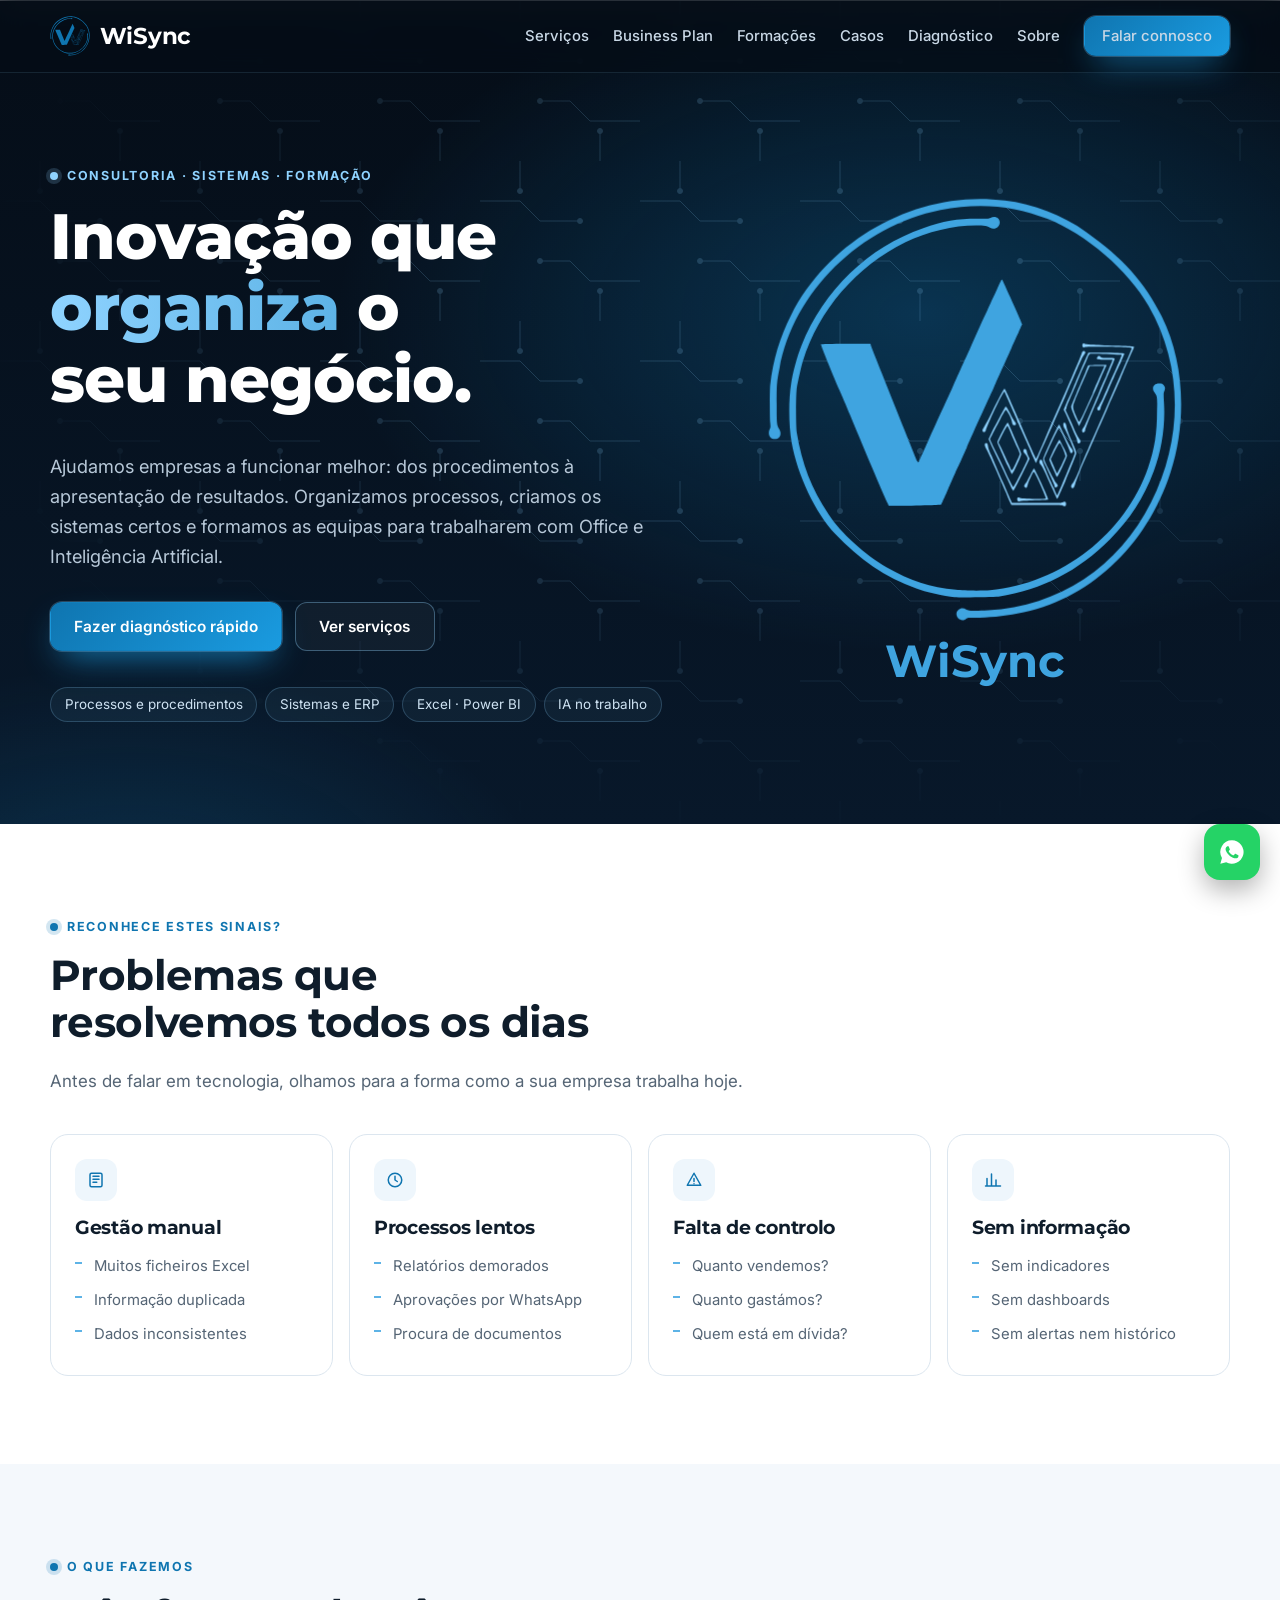
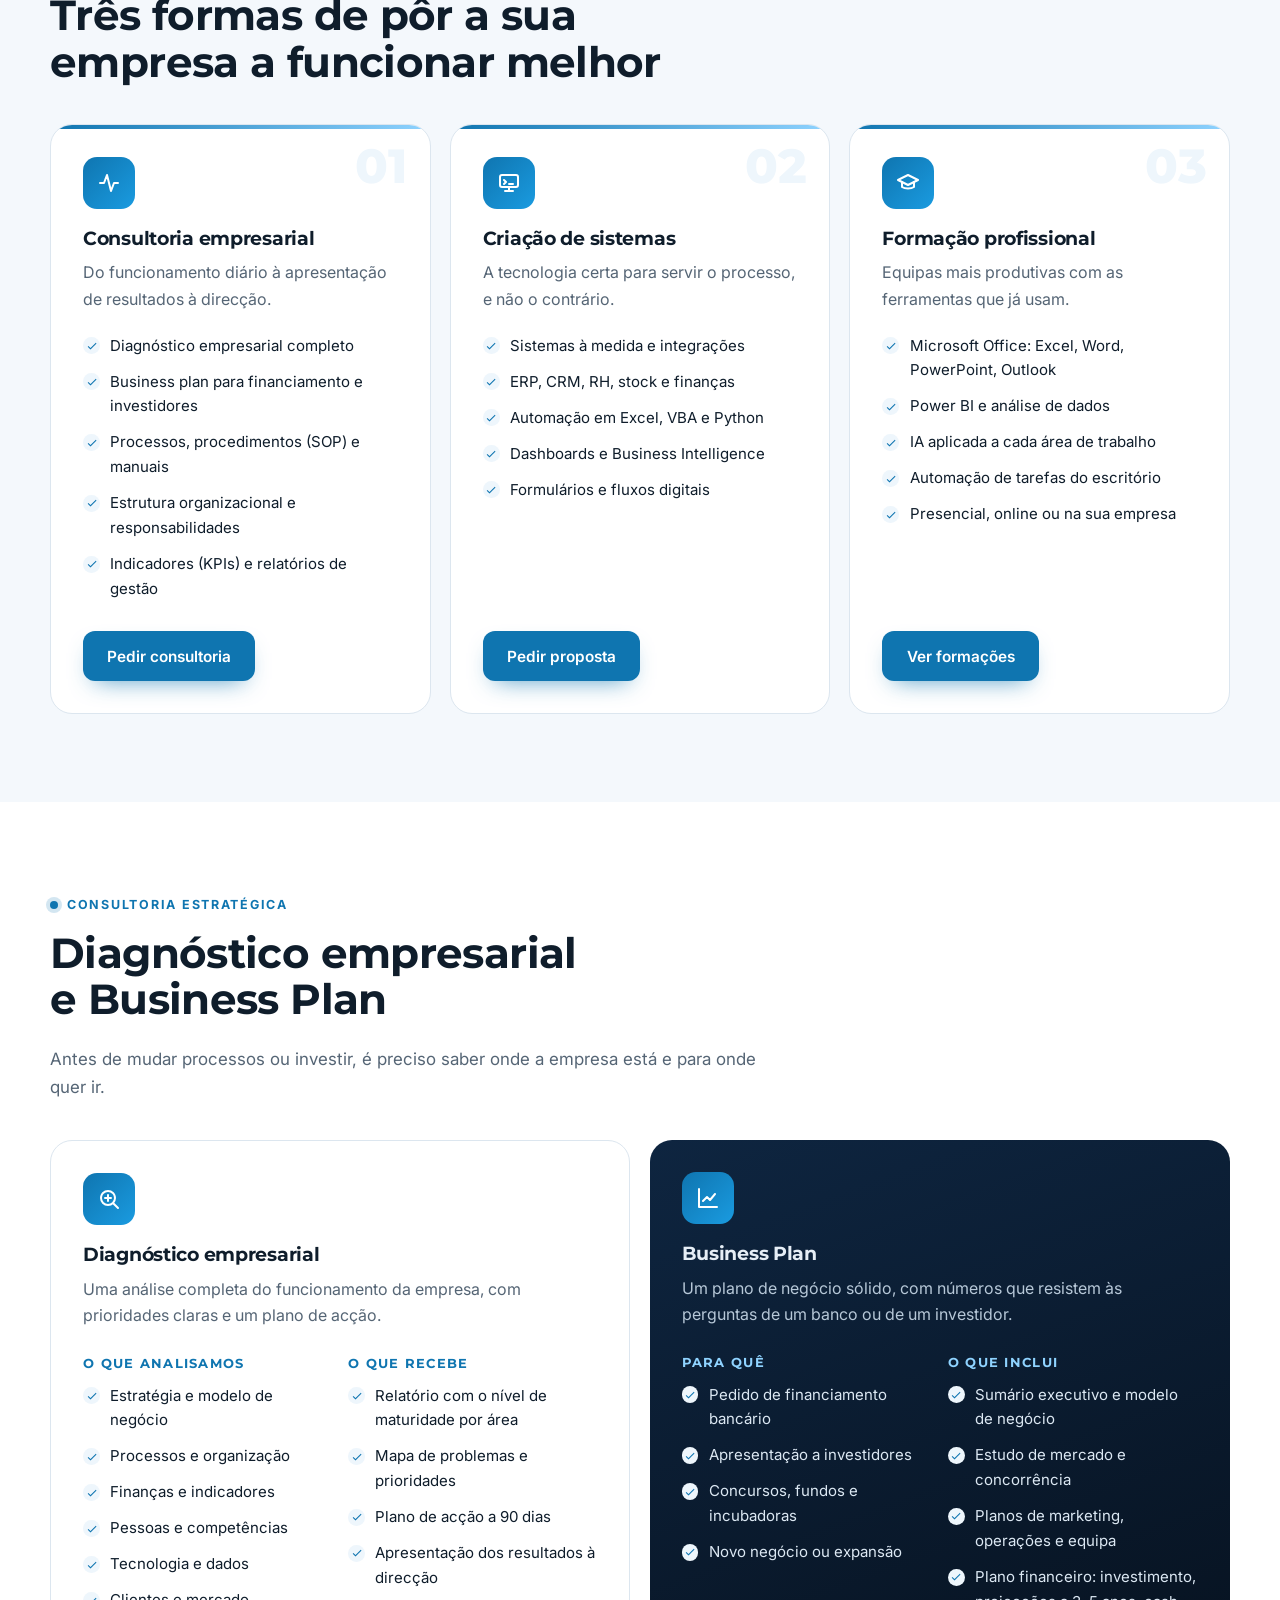
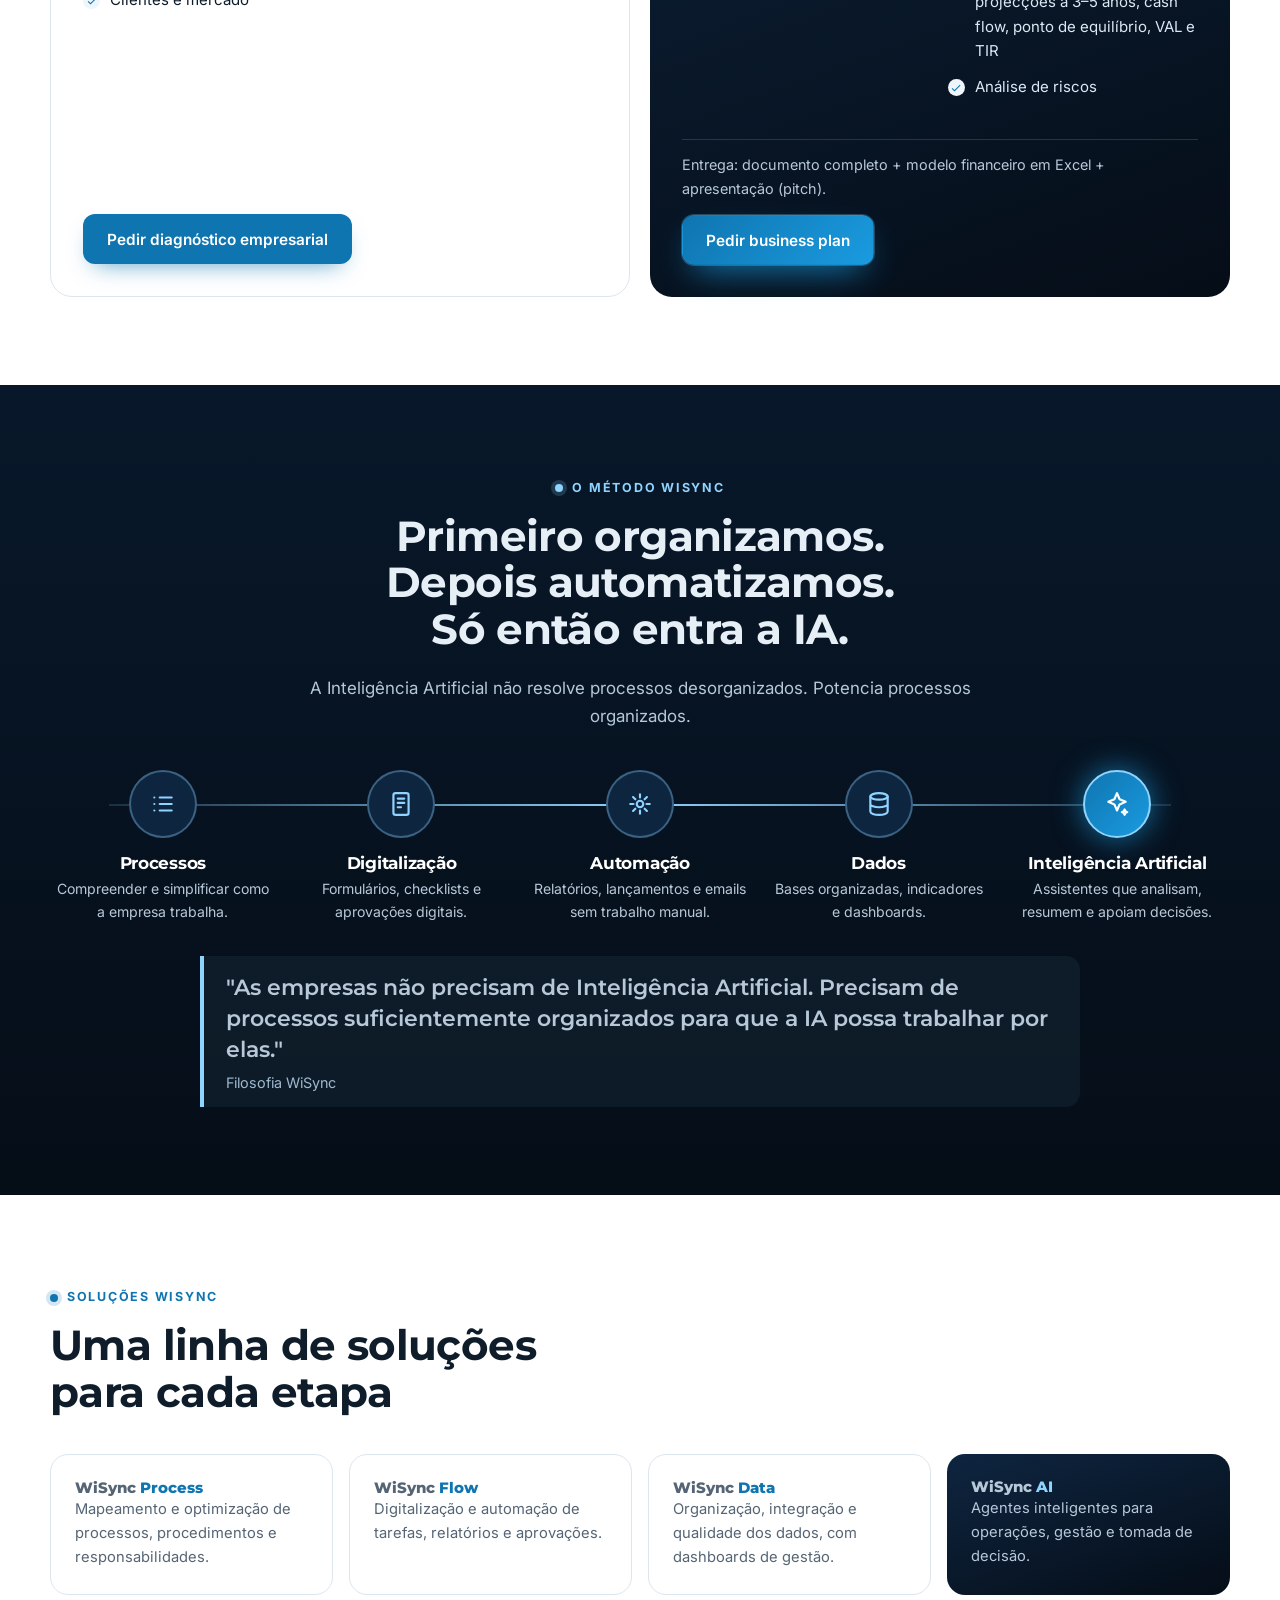
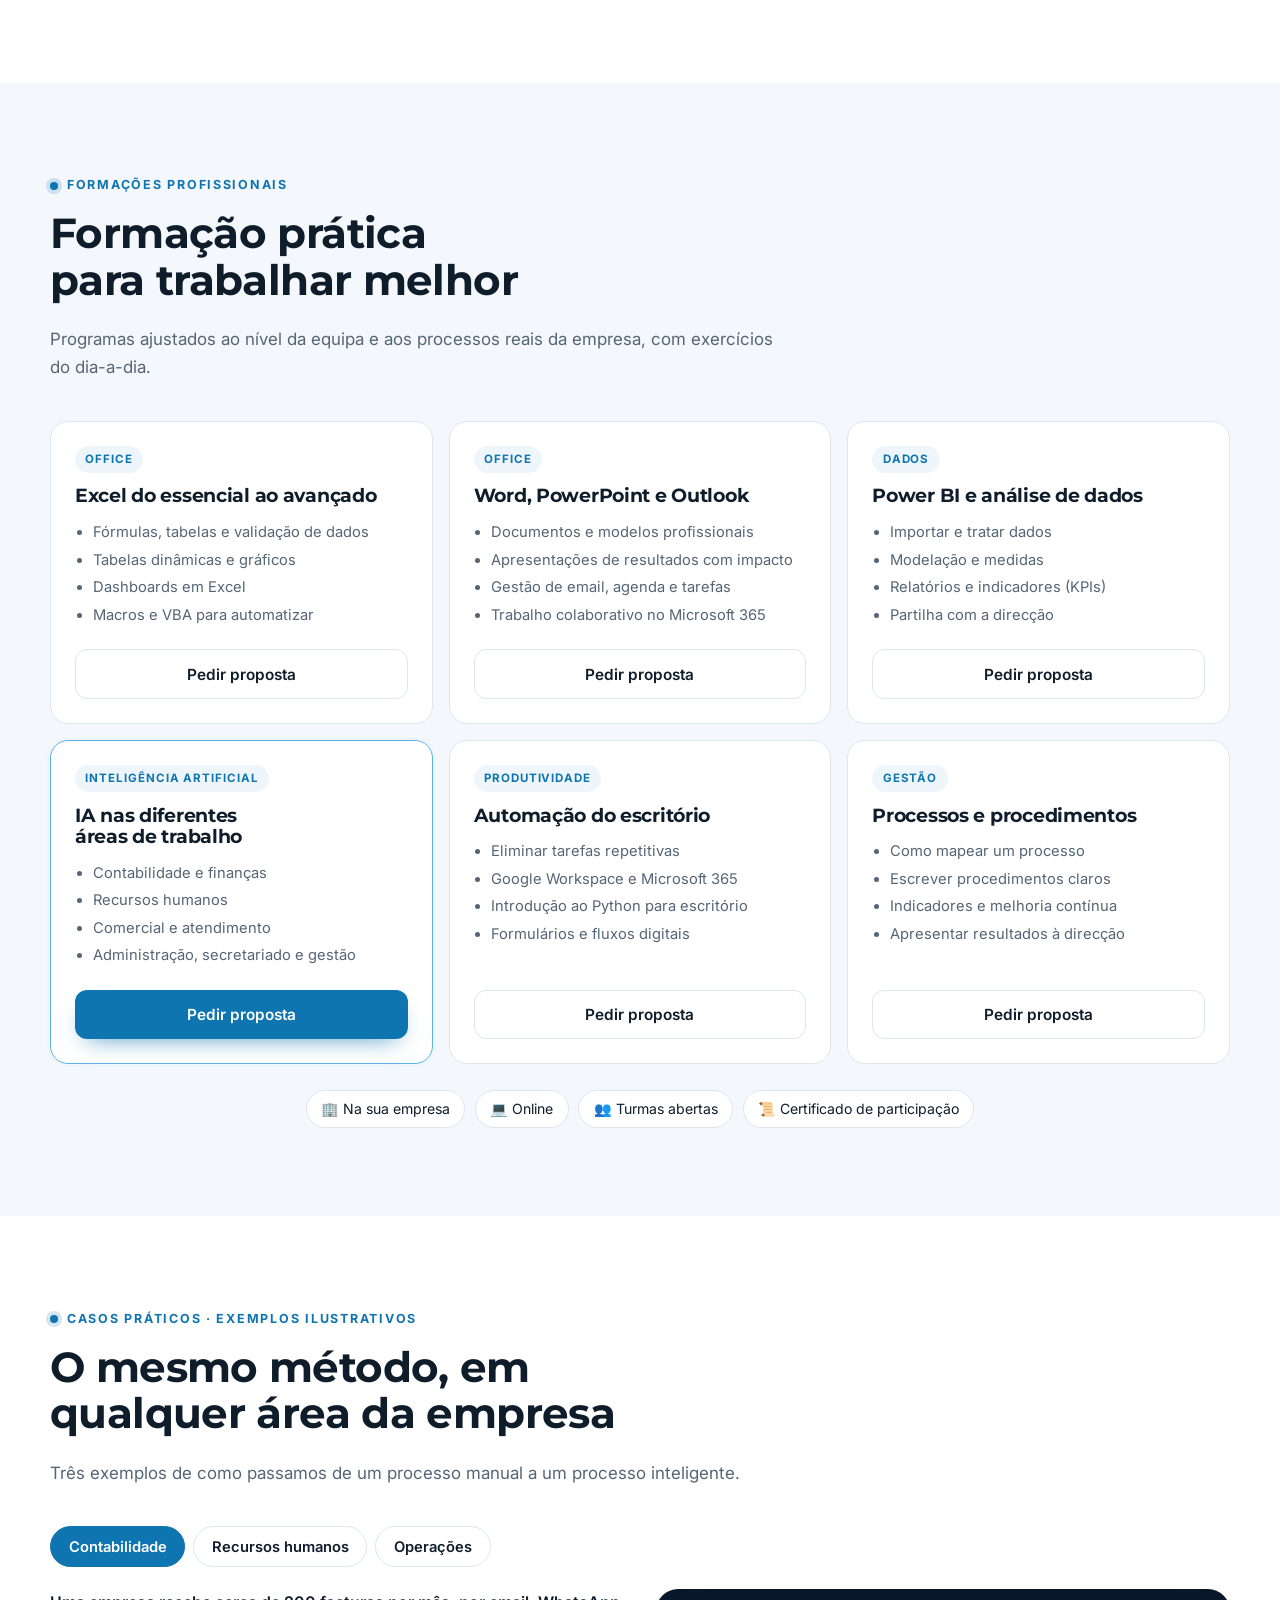
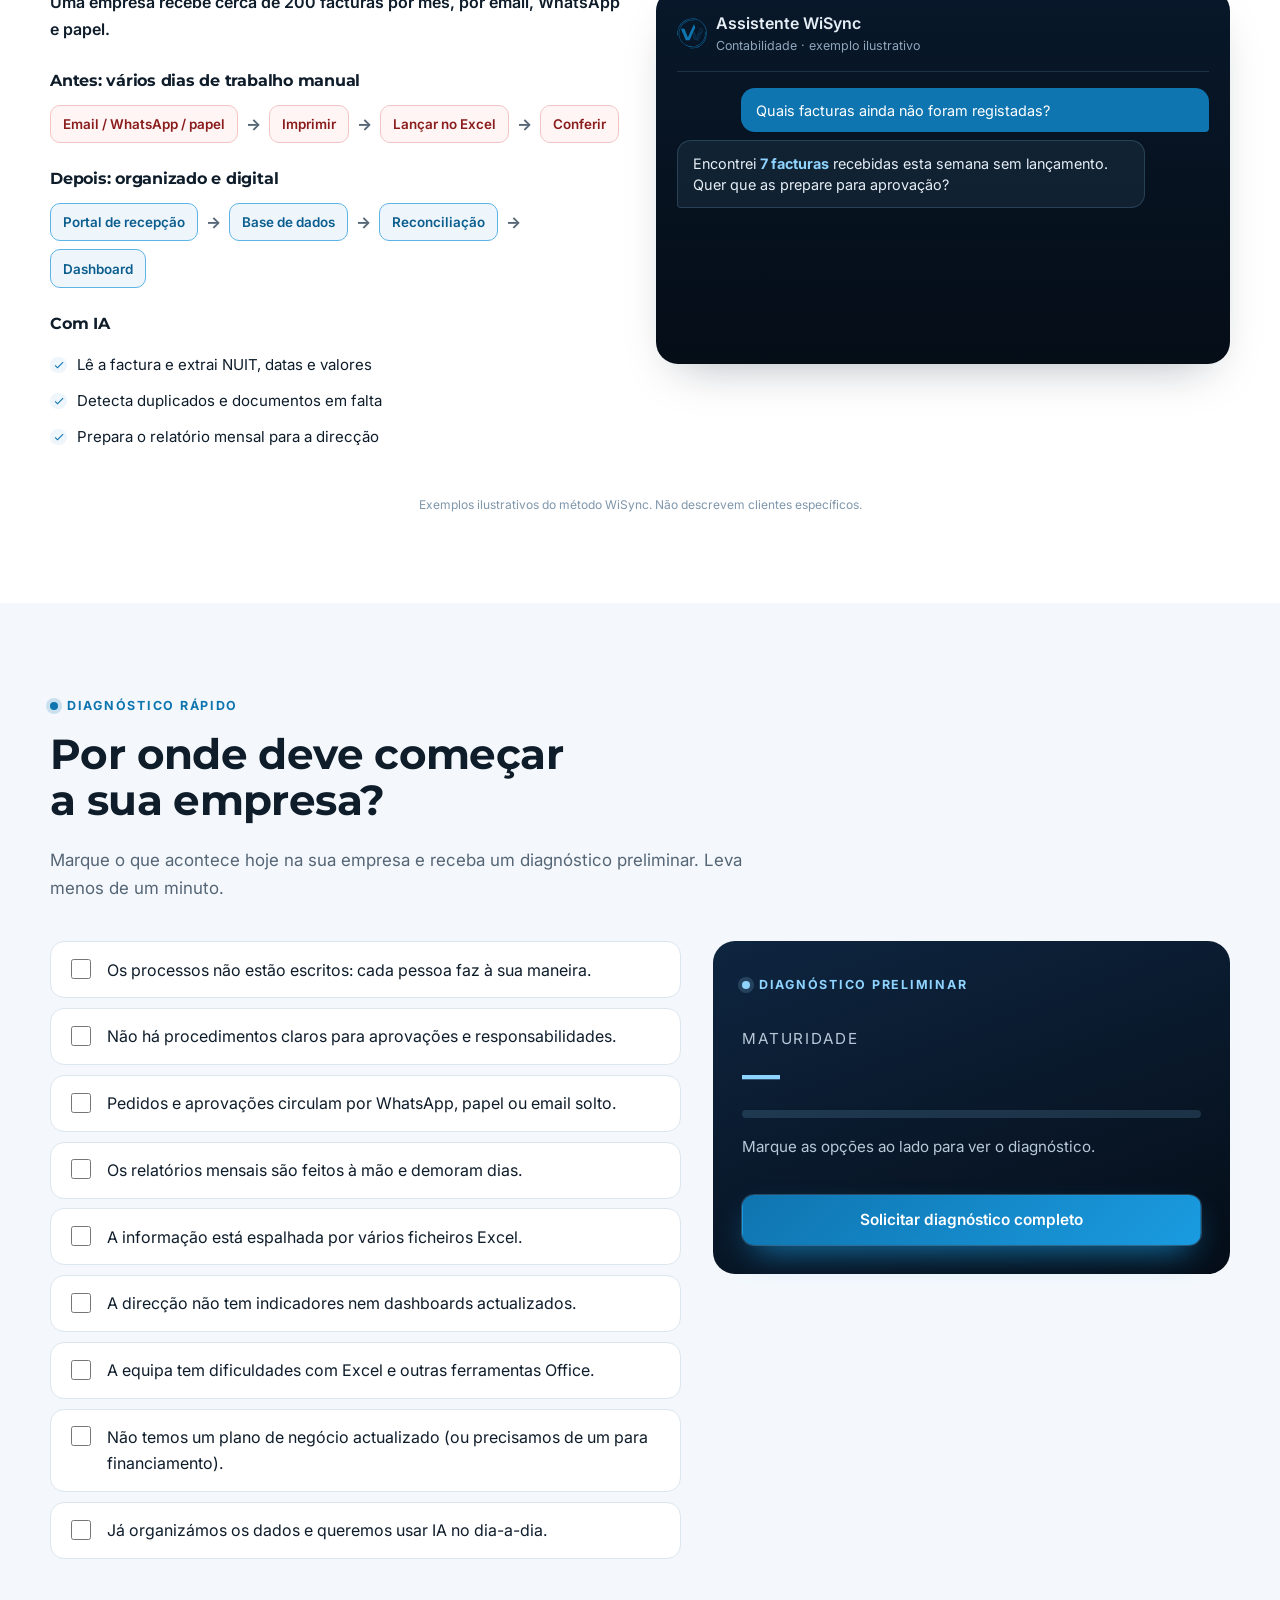
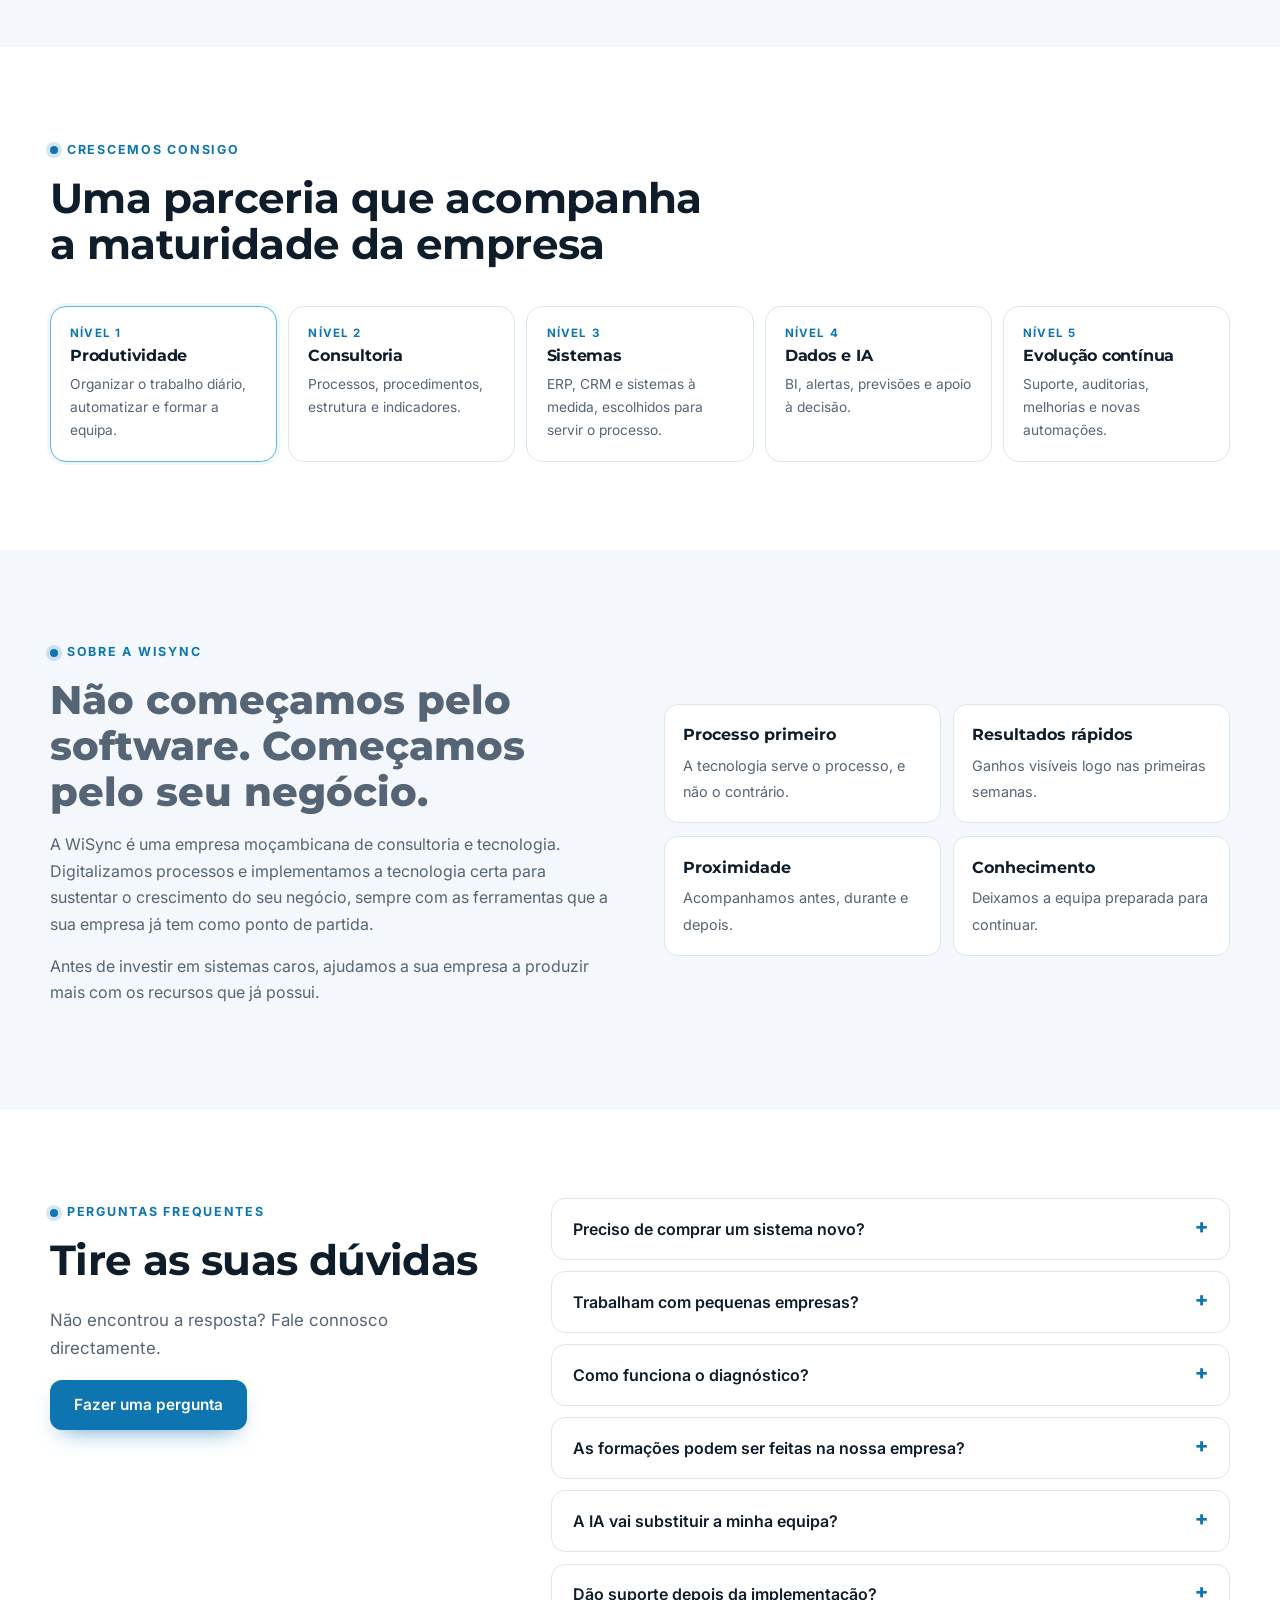
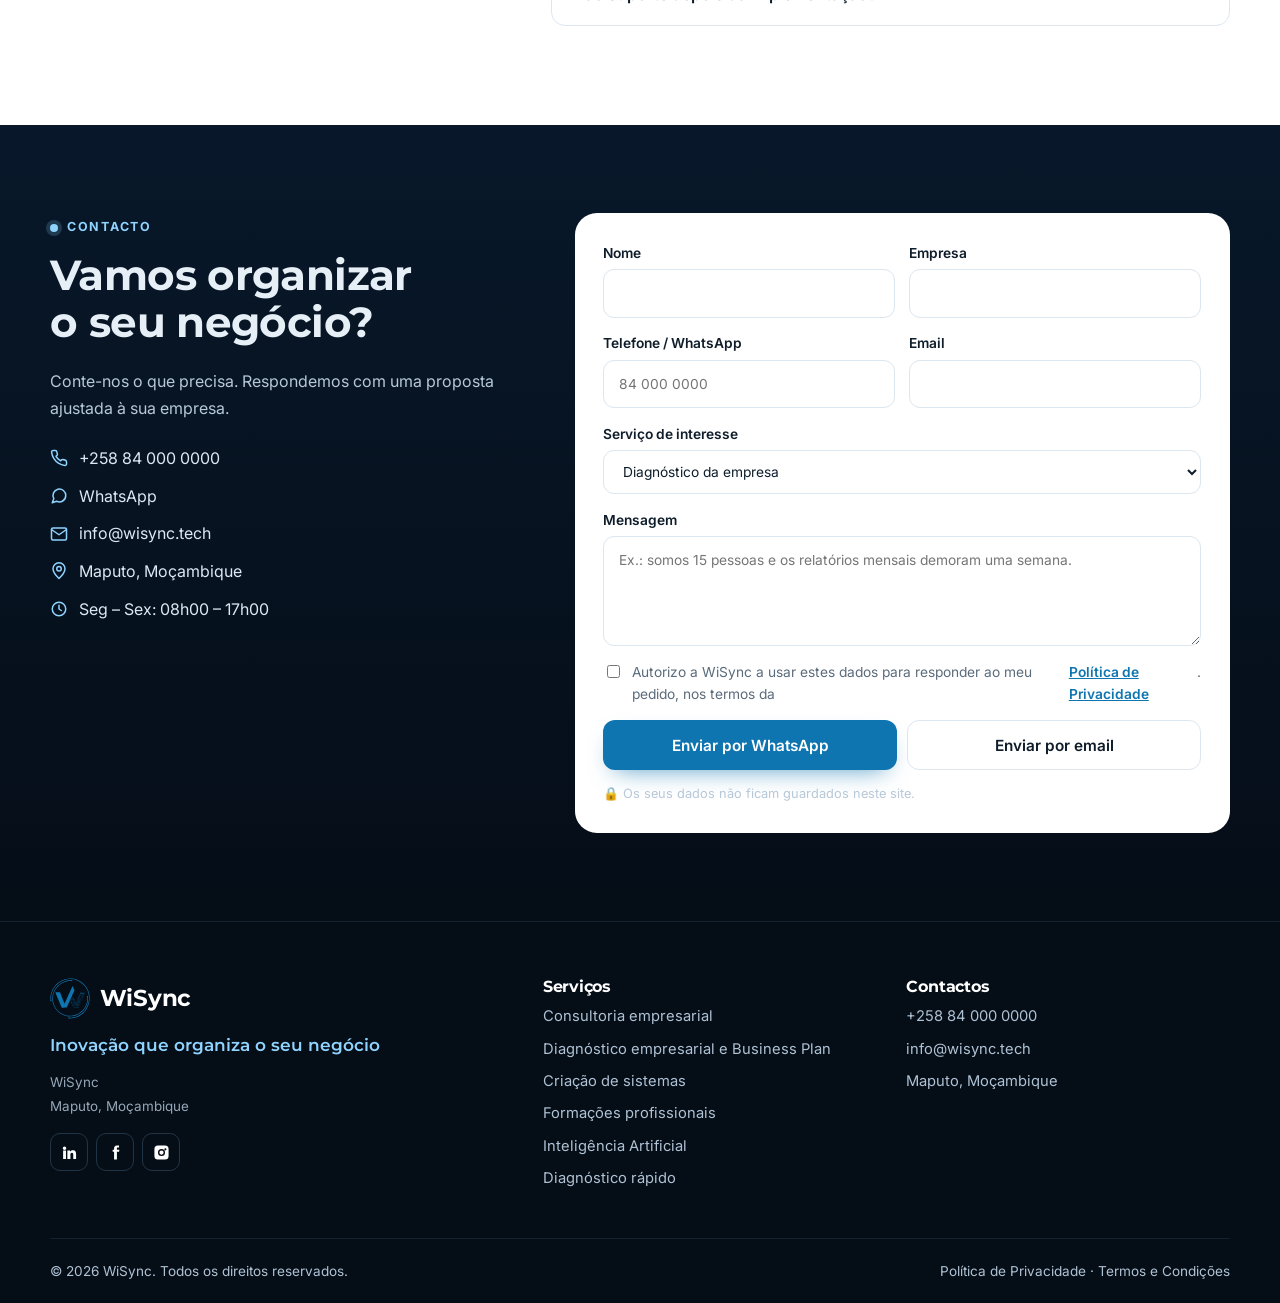
<file: index.html>
<!doctype html>
<html lang="pt">
<head>
  <meta charset="utf-8">
  <meta name="viewport" content="width=device-width, initial-scale=1">
  <title>WiSync | Consultoria empresarial, sistemas e formação em Moçambique</title>
  <meta name="description" content="A WiSync organiza empresas: consultoria de processos e procedimentos, criação de sistemas, automação e formação profissional em Office, Power BI e Inteligência Artificial.">
  <meta name="theme-color" content="#050D17">
  <link rel="canonical" href="https://chatgptwork242-pixel.github.io/WiSync/">
  <meta property="og:type" content="website">
  <meta property="og:locale" content="pt_MZ">
  <meta property="og:title" content="WiSync — Inovação que organiza o seu negócio">
  <meta property="og:description" content="Consultoria empresarial, criação de sistemas e formação profissional. Primeiro organizamos, depois automatizamos, e só então aplicamos Inteligência Artificial.">
  <meta property="og:url" content="https://chatgptwork242-pixel.github.io/WiSync/">
  <meta property="og:image" content="https://chatgptwork242-pixel.github.io/WiSync/assets/og-image.jpg">
  <meta property="og:image:width" content="1200">
  <meta property="og:image:height" content="630">
  <meta name="twitter:card" content="summary_large_image">
  <script type="application/ld+json">
  {"@context":"https://schema.org","@type":"ProfessionalService","name":"WiSync","slogan":"Inovação que organiza o seu negócio","description":"Consultoria empresarial, criação de sistemas, automação de processos e formação profissional em Office, Power BI e Inteligência Artificial.","url":"https://chatgptwork242-pixel.github.io/WiSync/","logo":"https://chatgptwork242-pixel.github.io/WiSync/assets/wisync-icon.svg","image":"https://chatgptwork242-pixel.github.io/WiSync/assets/og-image.jpg","address":{"@type":"PostalAddress","addressLocality":"Maputo","addressCountry":"MZ"},"areaServed":"Moçambique","knowsAbout":["Consultoria empresarial","Diagnóstico empresarial","Business plan","Processos e procedimentos","Sistemas de gestão","Automação","Power BI","Excel","Inteligência Artificial","Formação profissional"]}
  </script>
  <link rel="icon" href="assets/wisync-icon.svg" type="image/svg+xml">
  <link rel="apple-touch-icon" href="assets/favicon.png">
  <link rel="preconnect" href="https://fonts.googleapis.com">
  <link rel="preconnect" href="https://fonts.gstatic.com" crossorigin>
  <link href="https://fonts.googleapis.com/css2?family=Montserrat:wght@600;700;800&family=Inter:wght@400;500;600;700&display=swap" rel="stylesheet">
  <link rel="stylesheet" href="css/style.css?v=1.1">
</head>
<body>

<!-- ============ CABEÇALHO ============ -->
<header class="header" id="topo">
  <div class="container header__inner">
    <a href="#topo" class="brand" aria-label="WiSync — início"><img src="assets/wisync-icon.svg" alt="" width="40" height="41"><span>WiSync</span></a>
    <button class="menu-toggle" aria-label="Abrir menu" aria-expanded="false"><span></span><span></span><span></span></button>
    <nav class="nav" aria-label="Menu principal">
      <a href="#servicos">Serviços</a>
      <a href="#business-plan">Business Plan</a>
      <a href="#formacoes">Formações</a>
      <a href="#caso">Casos</a>
      <a href="#diagnostico">Diagnóstico</a>
      <a href="#sobre">Sobre</a>
      <a href="#contacto" class="btn btn--glow btn--sm">Falar connosco</a>
    </nav>
  </div>
</header>

<main>
<!-- ============ HERO ============ -->
<section class="hero">
  <div class="container hero__inner">
    <div class="hero__text">
      <span class="eyebrow">Consultoria · Sistemas · Formação</span>
      <h1>Inovação que <span class="grad">organiza</span> o seu negócio.</h1>
      <p class="lead">Ajudamos empresas a funcionar melhor: dos procedimentos à apresentação de resultados. Organizamos processos, criamos os sistemas certos e formamos as equipas para trabalharem com Office e Inteligência Artificial.</p>
      <div class="hero__cta">
        <a href="#diagnostico" class="btn btn--glow">Fazer diagnóstico rápido</a>
        <a href="#servicos" class="btn btn--ghost">Ver serviços</a>
      </div>
      <ul class="chips">
        <li>Processos e procedimentos</li><li>Sistemas e ERP</li><li>Excel · Power BI</li><li>IA no trabalho</li>
      </ul>
    </div>
    <div class="hero__visual" aria-hidden="true">
      <div class="logo-anim" id="heroLogo"><img src="assets/wisync-icon.svg" alt=""></div>
      <span class="wordmark">WiSync</span>
    </div>
  </div>
</section>

<!-- ============ PROBLEMAS ============ -->
<section class="section" id="problemas">
  <div class="container">
    <div class="section__head">
      <span class="eyebrow">Reconhece estes sinais?</span>
      <h2>Problemas que resolvemos todos os dias</h2>
      <p>Antes de falar em tecnologia, olhamos para a forma como a sua empresa trabalha hoje.</p>
    </div>
    <div class="pains">
      <article class="pain">
        <div class="pain__ico"><svg class="ico" viewBox="0 0 24 24"><rect x="4" y="3" width="16" height="18" rx="2"/><path d="M8 7h8M8 11h8M8 15h5"/></svg></div>
        <h3>Gestão manual</h3>
        <ul><li>Muitos ficheiros Excel</li><li>Informação duplicada</li><li>Dados inconsistentes</li></ul>
      </article>
      <article class="pain">
        <div class="pain__ico"><svg class="ico" viewBox="0 0 24 24"><circle cx="12" cy="12" r="9"/><path d="M12 7v5l3 2"/></svg></div>
        <h3>Processos lentos</h3>
        <ul><li>Relatórios demorados</li><li>Aprovações por WhatsApp</li><li>Procura de documentos</li></ul>
      </article>
      <article class="pain">
        <div class="pain__ico"><svg class="ico" viewBox="0 0 24 24"><path d="M12 3l9 16H3z"/><path d="M12 10v4M12 17h.01"/></svg></div>
        <h3>Falta de controlo</h3>
        <ul><li>Quanto vendemos?</li><li>Quanto gastámos?</li><li>Quem está em dívida?</li></ul>
      </article>
      <article class="pain">
        <div class="pain__ico"><svg class="ico" viewBox="0 0 24 24"><path d="M4 20V10M10 20V4M16 20v-8M22 20H2"/></svg></div>
        <h3>Sem informação</h3>
        <ul><li>Sem indicadores</li><li>Sem dashboards</li><li>Sem alertas nem histórico</li></ul>
      </article>
    </div>
  </div>
</section>

<!-- ============ SERVIÇOS ============ -->
<section class="section section--tint" id="servicos">
  <div class="container">
    <div class="section__head">
      <span class="eyebrow">O que fazemos</span>
      <h2>Três formas de pôr a sua empresa a funcionar melhor</h2>
    </div>
    <div class="services">
      <article class="service">
        <span class="service__num">01</span>
        <div class="service__ico"><svg class="ico" viewBox="0 0 24 24"><path d="M3 12h4l3-8 4 16 3-8h4"/></svg></div>
        <h3>Consultoria empresarial</h3>
        <p>Do funcionamento diário à apresentação de resultados à direcção.</p>
        <ul class="ticks">
          <li>Diagnóstico empresarial completo</li>
          <li>Business plan para financiamento e investidores</li>
          <li>Processos, procedimentos (SOP) e manuais</li>
          <li>Estrutura organizacional e responsabilidades</li>
          <li>Indicadores (KPIs) e relatórios de gestão</li>
        </ul>
        <a href="#contacto" class="btn btn--primary" data-servico="Consultoria empresarial">Pedir consultoria</a>
      </article>
      <article class="service">
        <span class="service__num">02</span>
        <div class="service__ico"><svg class="ico" viewBox="0 0 24 24"><rect x="3" y="4" width="18" height="12" rx="2"/><path d="M8 20h8M12 16v4M7 9l2 2-2 2M12 13h4"/></svg></div>
        <h3>Criação de sistemas</h3>
        <p>A tecnologia certa para servir o processo, e não o contrário.</p>
        <ul class="ticks">
          <li>Sistemas à medida e integrações</li>
          <li>ERP, CRM, RH, stock e finanças</li>
          <li>Automação em Excel, VBA e Python</li>
          <li>Dashboards e Business Intelligence</li>
          <li>Formulários e fluxos digitais</li>
        </ul>
        <a href="#contacto" class="btn btn--primary" data-servico="Criação de sistemas">Pedir proposta</a>
      </article>
      <article class="service">
        <span class="service__num">03</span>
        <div class="service__ico"><svg class="ico" viewBox="0 0 24 24"><path d="M2 9l10-5 10 5-10 5z"/><path d="M6 11v5c3 2 9 2 12 0v-5"/></svg></div>
        <h3>Formação profissional</h3>
        <p>Equipas mais produtivas com as ferramentas que já usam.</p>
        <ul class="ticks">
          <li>Microsoft Office: Excel, Word, PowerPoint, Outlook</li>
          <li>Power BI e análise de dados</li>
          <li>IA aplicada a cada área de trabalho</li>
          <li>Automação de tarefas do escritório</li>
          <li>Presencial, online ou na sua empresa</li>
        </ul>
        <a href="#formacoes" class="btn btn--primary">Ver formações</a>
      </article>
    </div>
  </div>
</section>

<!-- ============ DIAGNÓSTICO EMPRESARIAL & BUSINESS PLAN ============ -->
<section class="section" id="business-plan">
  <div class="container">
    <div class="section__head">
      <span class="eyebrow">Consultoria estratégica</span>
      <h2>Diagnóstico empresarial e Business Plan</h2>
      <p>Antes de mudar processos ou investir, é preciso saber onde a empresa está e para onde quer ir.</p>
    </div>
    <div class="bp">
      <article class="bp__card">
        <div class="service__ico"><svg class="ico" viewBox="0 0 24 24"><circle cx="11" cy="11" r="7"/><path d="m21 21-4.3-4.3M8 11h6M11 8v6"/></svg></div>
        <h3>Diagnóstico empresarial</h3>
        <p>Uma análise completa do funcionamento da empresa, com prioridades claras e um plano de acção.</p>
        <div class="bp__cols">
          <div>
            <h4>O que analisamos</h4>
            <ul class="ticks">
              <li>Estratégia e modelo de negócio</li>
              <li>Processos e organização</li>
              <li>Finanças e indicadores</li>
              <li>Pessoas e competências</li>
              <li>Tecnologia e dados</li>
              <li>Clientes e mercado</li>
            </ul>
          </div>
          <div>
            <h4>O que recebe</h4>
            <ul class="ticks">
              <li>Relatório com o nível de maturidade por área</li>
              <li>Mapa de problemas e prioridades</li>
              <li>Plano de acção a 90 dias</li>
              <li>Apresentação dos resultados à direcção</li>
            </ul>
          </div>
        </div>
        <a href="#contacto" class="btn btn--primary" data-servico="Diagnóstico empresarial completo">Pedir diagnóstico empresarial</a>
      </article>
      <article class="bp__card bp__card--dark">
        <div class="service__ico"><svg class="ico" viewBox="0 0 24 24"><path d="M3 3v18h18"/><path d="m7 15 4-4 3 3 5-6"/></svg></div>
        <h3>Business Plan</h3>
        <p>Um plano de negócio sólido, com números que resistem às perguntas de um banco ou de um investidor.</p>
        <div class="bp__cols">
          <div>
            <h4>Para quê</h4>
            <ul class="ticks">
              <li>Pedido de financiamento bancário</li>
              <li>Apresentação a investidores</li>
              <li>Concursos, fundos e incubadoras</li>
              <li>Novo negócio ou expansão</li>
            </ul>
          </div>
          <div>
            <h4>O que inclui</h4>
            <ul class="ticks">
              <li>Sumário executivo e modelo de negócio</li>
              <li>Estudo de mercado e concorrência</li>
              <li>Planos de marketing, operações e equipa</li>
              <li>Plano financeiro: investimento, projecções a 3–5 anos, cash flow, ponto de equilíbrio, VAL e TIR</li>
              <li>Análise de riscos</li>
            </ul>
          </div>
        </div>
        <p class="bp__deliv">Entrega: documento completo + modelo financeiro em Excel + apresentação (pitch).</p>
        <a href="#contacto" class="btn btn--glow" data-servico="Business Plan">Pedir business plan</a>
      </article>
    </div>
  </div>
</section>

<!-- ============ MÉTODO ============ -->
<section class="section section--dark" id="metodo">
  <div class="container">
    <div class="section__head section__head--c">
      <span class="eyebrow">O método WiSync</span>
      <h2>Primeiro organizamos. Depois automatizamos. Só então entra a IA.</h2>
      <p>A Inteligência Artificial não resolve processos desorganizados. Potencia processos organizados.</p>
    </div>
    <div class="journey">
      <div class="step"><div class="step__dot"><svg class="ico" viewBox="0 0 24 24"><path d="M9 6h11M9 12h11M9 18h11M4 6h.01M4 12h.01M4 18h.01"/></svg></div><div><h3>Processos</h3><p>Compreender e simplificar como a empresa trabalha.</p></div></div>
      <div class="step"><div class="step__dot"><svg class="ico" viewBox="0 0 24 24"><rect x="5" y="2" width="14" height="20" rx="2"/><path d="M9 7h6M9 11h6M9 15h3"/></svg></div><div><h3>Digitalização</h3><p>Formulários, checklists e aprovações digitais.</p></div></div>
      <div class="step"><div class="step__dot"><svg class="ico" viewBox="0 0 24 24"><path d="M12 3v3M12 18v3M3 12h3M18 12h3M5.6 5.6l2.1 2.1M16.3 16.3l2.1 2.1M5.6 18.4l2.1-2.1M16.3 7.7l2.1-2.1"/><circle cx="12" cy="12" r="3"/></svg></div><div><h3>Automação</h3><p>Relatórios, lançamentos e emails sem trabalho manual.</p></div></div>
      <div class="step"><div class="step__dot"><svg class="ico" viewBox="0 0 24 24"><ellipse cx="12" cy="5" rx="8" ry="3"/><path d="M4 5v14c0 1.7 3.6 3 8 3s8-1.3 8-3V5M4 12c0 1.7 3.6 3 8 3s8-1.3 8-3"/></svg></div><div><h3>Dados</h3><p>Bases organizadas, indicadores e dashboards.</p></div></div>
      <div class="step step--ai"><div class="step__dot"><svg class="ico" viewBox="0 0 24 24"><path d="M12 2l2.4 5.6L20 10l-5.6 2.4L12 18l-2.4-5.6L4 10l5.6-2.4z"/><path d="M19 17l.8 1.7 1.7.8-1.7.8L19 22l-.8-1.7-1.7-.8 1.7-.8z"/></svg></div><div><h3>Inteligência Artificial</h3><p>Assistentes que analisam, resumem e apoiam decisões.</p></div></div>
    </div>
    <p class="quote">"As empresas não precisam de Inteligência Artificial. Precisam de processos suficientemente organizados para que a IA possa trabalhar por elas."<small>Filosofia WiSync</small></p>
  </div>
</section>

<!-- ============ PRODUTOS ============ -->
<section class="section" id="produtos">
  <div class="container">
    <div class="section__head">
      <span class="eyebrow">Soluções WiSync</span>
      <h2>Uma linha de soluções para cada etapa</h2>
    </div>
    <div class="products">
      <article class="prod"><p class="prod__name">WiSync <span>Process</span></p><p>Mapeamento e optimização de processos, procedimentos e responsabilidades.</p></article>
      <article class="prod"><p class="prod__name">WiSync <span>Flow</span></p><p>Digitalização e automação de tarefas, relatórios e aprovações.</p></article>
      <article class="prod"><p class="prod__name">WiSync <span>Data</span></p><p>Organização, integração e qualidade dos dados, com dashboards de gestão.</p></article>
      <article class="prod prod--ai"><p class="prod__name">WiSync <span>AI</span></p><p>Agentes inteligentes para operações, gestão e tomada de decisão.</p></article>
    </div>
  </div>
</section>

<!-- ============ FORMAÇÕES ============ -->
<section class="section section--tint" id="formacoes">
  <div class="container">
    <div class="section__head">
      <span class="eyebrow">Formações profissionais</span>
      <h2>Formação prática para trabalhar melhor</h2>
      <p>Programas ajustados ao nível da equipa e aos processos reais da empresa, com exercícios do dia-a-dia.</p>
    </div>
    <div class="courses">
      <article class="course">
        <span class="course__tag">Office</span>
        <h3>Excel do essencial ao avançado</h3>
        <ul><li>Fórmulas, tabelas e validação de dados</li><li>Tabelas dinâmicas e gráficos</li><li>Dashboards em Excel</li><li>Macros e VBA para automatizar</li></ul>
        <a href="#contacto" class="btn btn--outline" data-servico="Formação: Excel">Pedir proposta</a>
      </article>
      <article class="course">
        <span class="course__tag">Office</span>
        <h3>Word, PowerPoint e Outlook</h3>
        <ul><li>Documentos e modelos profissionais</li><li>Apresentações de resultados com impacto</li><li>Gestão de email, agenda e tarefas</li><li>Trabalho colaborativo no Microsoft 365</li></ul>
        <a href="#contacto" class="btn btn--outline" data-servico="Formação: Word, PowerPoint e Outlook">Pedir proposta</a>
      </article>
      <article class="course">
        <span class="course__tag">Dados</span>
        <h3>Power BI e análise de dados</h3>
        <ul><li>Importar e tratar dados</li><li>Modelação e medidas</li><li>Relatórios e indicadores (KPIs)</li><li>Partilha com a direcção</li></ul>
        <a href="#contacto" class="btn btn--outline" data-servico="Formação: Power BI">Pedir proposta</a>
      </article>
      <article class="course course--ai">
        <span class="course__tag">Inteligência Artificial</span>
        <h3>IA nas diferentes áreas de trabalho</h3>
        <ul><li>Contabilidade e finanças</li><li>Recursos humanos</li><li>Comercial e atendimento</li><li>Administração, secretariado e gestão</li></ul>
        <a href="#contacto" class="btn btn--primary" data-servico="Formação: IA no trabalho">Pedir proposta</a>
      </article>
      <article class="course">
        <span class="course__tag">Produtividade</span>
        <h3>Automação do escritório</h3>
        <ul><li>Eliminar tarefas repetitivas</li><li>Google Workspace e Microsoft 365</li><li>Introdução ao Python para escritório</li><li>Formulários e fluxos digitais</li></ul>
        <a href="#contacto" class="btn btn--outline" data-servico="Formação: Automação do escritório">Pedir proposta</a>
      </article>
      <article class="course">
        <span class="course__tag">Gestão</span>
        <h3>Processos e procedimentos</h3>
        <ul><li>Como mapear um processo</li><li>Escrever procedimentos claros</li><li>Indicadores e melhoria contínua</li><li>Apresentar resultados à direcção</li></ul>
        <a href="#contacto" class="btn btn--outline" data-servico="Formação: Processos e procedimentos">Pedir proposta</a>
      </article>
    </div>
    <div class="formats"><span>🏢 Na sua empresa</span><span>💻 Online</span><span>👥 Turmas abertas</span><span>📜 Certificado de participação</span></div>
  </div>
</section>

<!-- ============ CASOS PRÁTICOS ============ -->
<section class="section" id="caso">
  <div class="container">
    <div class="section__head">
      <span class="eyebrow">Casos práticos · exemplos ilustrativos</span>
      <h2>O mesmo método, em qualquer área da empresa</h2>
      <p>Três exemplos de como passamos de um processo manual a um processo inteligente.</p>
    </div>
    <div class="tabs" role="tablist" aria-label="Casos práticos">
      <button role="tab" aria-selected="true" aria-controls="case-cont" id="tab-cont">Contabilidade</button>
      <button role="tab" aria-selected="false" aria-controls="case-rh" id="tab-rh">Recursos humanos</button>
      <button role="tab" aria-selected="false" aria-controls="case-op" id="tab-op">Operações</button>
    </div>

    <div class="case" id="case-cont" role="tabpanel" aria-labelledby="tab-cont">
      <div class="flow">
        <p class="case__ctx">Uma empresa recebe cerca de 200 facturas por mês, por email, WhatsApp e papel.</p>
        <h3>Antes: vários dias de trabalho manual</h3>
        <div class="flow__row"><span class="flow__box flow__box--bad">Email / WhatsApp / papel</span><span class="flow__arrow">→</span><span class="flow__box flow__box--bad">Imprimir</span><span class="flow__arrow">→</span><span class="flow__box flow__box--bad">Lançar no Excel</span><span class="flow__arrow">→</span><span class="flow__box flow__box--bad">Conferir</span></div>
        <h3>Depois: organizado e digital</h3>
        <div class="flow__row"><span class="flow__box flow__box--good">Portal de recepção</span><span class="flow__arrow">→</span><span class="flow__box flow__box--good">Base de dados</span><span class="flow__arrow">→</span><span class="flow__box flow__box--good">Reconciliação</span><span class="flow__arrow">→</span><span class="flow__box flow__box--good">Dashboard</span></div>
        <h3>Com IA</h3>
        <ul class="ticks"><li>Lê a factura e extrai NUIT, datas e valores</li><li>Detecta duplicados e documentos em falta</li><li>Prepara o relatório mensal para a direcção</li></ul>
      </div>
      <div class="chat">
        <div class="chat__head"><img src="assets/wisync-icon.svg" alt="" width="30" height="31"><div>Assistente WiSync<small>Contabilidade · exemplo ilustrativo</small></div></div>
        <div class="msg msg--u">Quais facturas ainda não foram registadas?</div>
        <div class="msg msg--a">Encontrei <b>7 facturas</b> recebidas esta semana sem lançamento. Quer que as prepare para aprovação?</div>
        <div class="msg msg--u">Existem pagamentos duplicados?</div>
        <div class="msg msg--a">Sim, <b>1 possível duplicado</b>: a mesma factura foi paga a 4 e a 11 deste mês.</div>
      </div>
    </div>

    <div class="case" id="case-rh" role="tabpanel" aria-labelledby="tab-rh" hidden>
      <div class="flow">
        <p class="case__ctx">Uma empresa com 80 colaboradores controla contratos, férias e assiduidade em folhas soltas.</p>
        <h3>Antes: informação espalhada</h3>
        <div class="flow__row"><span class="flow__box flow__box--bad">Contratos em papel</span><span class="flow__arrow">→</span><span class="flow__box flow__box--bad">Folhas de presença</span><span class="flow__arrow">→</span><span class="flow__box flow__box--bad">Excel por mês</span><span class="flow__arrow">→</span><span class="flow__box flow__box--bad">Salários à mão</span></div>
        <h3>Depois: um processo único</h3>
        <div class="flow__row"><span class="flow__box flow__box--good">Ficha do colaborador</span><span class="flow__arrow">→</span><span class="flow__box flow__box--good">Assiduidade digital</span><span class="flow__arrow">→</span><span class="flow__box flow__box--good">Processamento</span><span class="flow__arrow">→</span><span class="flow__box flow__box--good">Indicadores de RH</span></div>
        <h3>Com IA</h3>
        <ul class="ticks"><li>Alerta contratos a vencer e férias acumuladas</li><li>Resume faltas e horas extra por departamento</li><li>Prepara minutas de contratos e cartas</li></ul>
      </div>
      <div class="chat">
        <div class="chat__head"><img src="assets/wisync-icon.svg" alt="" width="30" height="31"><div>Assistente WiSync<small>Recursos humanos · exemplo ilustrativo</small></div></div>
        <div class="msg msg--u">Que contratos vencem nos próximos 60 dias?</div>
        <div class="msg msg--a"><b>5 contratos</b>: 3 na logística e 2 na administração. Quer as minutas de renovação?</div>
        <div class="msg msg--u">Qual o departamento com mais faltas este trimestre?</div>
        <div class="msg msg--a">A <b>logística</b>, com 38 dias de ausência, a maior parte às segundas-feiras.</div>
      </div>
    </div>

    <div class="case" id="case-op" role="tabpanel" aria-labelledby="tab-op" hidden>
      <div class="flow">
        <p class="case__ctx">Uma empresa de transporte regista viagens, combustível e manutenção em papel e mensagens.</p>
        <h3>Antes: controlo tardio</h3>
        <div class="flow__row"><span class="flow__box flow__box--bad">Folhas de viagem</span><span class="flow__arrow">→</span><span class="flow__box flow__box--bad">Mensagens de WhatsApp</span><span class="flow__arrow">→</span><span class="flow__box flow__box--bad">Digitação no Excel</span><span class="flow__arrow">→</span><span class="flow__box flow__box--bad">Relatório no fim do mês</span></div>
        <h3>Depois: dados em tempo real</h3>
        <div class="flow__row"><span class="flow__box flow__box--good">Formulário no telemóvel</span><span class="flow__arrow">→</span><span class="flow__box flow__box--good">Base central</span><span class="flow__arrow">→</span><span class="flow__box flow__box--good">Alertas</span><span class="flow__arrow">→</span><span class="flow__box flow__box--good">Dashboard</span></div>
        <h3>Com IA</h3>
        <ul class="ticks"><li>Detecta consumos de combustível fora do normal</li><li>Prevê manutenções antes da avaria</li><li>Resume o desempenho de cada viatura e motorista</li></ul>
      </div>
      <div class="chat">
        <div class="chat__head"><img src="assets/wisync-icon.svg" alt="" width="30" height="31"><div>Assistente WiSync<small>Operações · exemplo ilustrativo</small></div></div>
        <div class="msg msg--u">Que viaturas gastaram mais combustível do que o normal?</div>
        <div class="msg msg--a"><b>2 viaturas</b> estão 18% acima da média da rota. Recomendo verificar os registos desta semana.</div>
        <div class="msg msg--u">Alguma precisa de manutenção em breve?</div>
        <div class="msg msg--a">Sim, <b>3 viaturas</b> atingem os quilómetros de revisão nos próximos 10 dias.</div>
      </div>
    </div>
    <p class="chat__note case__note">Exemplos ilustrativos do método WiSync. Não descrevem clientes específicos.</p>
  </div>
</section>

<!-- ============ DIAGNÓSTICO ============ -->
<section class="section section--tint" id="diagnostico">
  <div class="container">
    <div class="section__head">
      <span class="eyebrow">Diagnóstico rápido</span>
      <h2>Por onde deve começar a sua empresa?</h2>
      <p>Marque o que acontece hoje na sua empresa e receba um diagnóstico preliminar. Leva menos de um minuto.</p>
    </div>
    <div class="diag">
      <div class="checks" id="diagChecks">
        <label class="check"><input type="checkbox" value="proc" data-label="Processos não documentados"> Os processos não estão escritos: cada pessoa faz à sua maneira.</label>
        <label class="check"><input type="checkbox" value="proc" data-label="Responsabilidades pouco claras"> Não há procedimentos claros para aprovações e responsabilidades.</label>
        <label class="check"><input type="checkbox" value="dig" data-label="Aprovações por WhatsApp e papel"> Pedidos e aprovações circulam por WhatsApp, papel ou email solto.</label>
        <label class="check"><input type="checkbox" value="auto" data-label="Relatórios manuais e demorados"> Os relatórios mensais são feitos à mão e demoram dias.</label>
        <label class="check"><input type="checkbox" value="data" data-label="Informação dispersa em vários ficheiros"> A informação está espalhada por vários ficheiros Excel.</label>
        <label class="check"><input type="checkbox" value="data" data-label="Direcção sem indicadores"> A direcção não tem indicadores nem dashboards actualizados.</label>
        <label class="check"><input type="checkbox" value="form" data-label="Equipa com dificuldades em Office"> A equipa tem dificuldades com Excel e outras ferramentas Office.</label>
        <label class="check"><input type="checkbox" value="plan" data-label="Sem plano estratégico ou financeiro"> Não temos um plano de negócio actualizado (ou precisamos de um para financiamento).</label>
        <label class="check"><input type="checkbox" value="ai" data-label="Pronta para usar IA"> Já organizámos os dados e queremos usar IA no dia-a-dia.</label>
      </div>
      <aside class="result" aria-live="polite">
        <span class="eyebrow">Diagnóstico preliminar</span>
        <p class="result__k">Maturidade</p>
        <div class="result__lvl" id="diagLvl">—</div>
        <div class="result__bar"><span id="diagBar"></span></div>
        <div id="diagBody">
          <p id="diagText">Marque as opções ao lado para ver o diagnóstico.</p>
        </div>
        <a href="#contacto" class="btn btn--glow btn--block" id="diagCta">Solicitar diagnóstico completo</a>
      </aside>
    </div>
  </div>
</section>

<!-- ============ PROJECTOS ============ -->
<section class="section" id="projectos" hidden>
  <div class="container">
    <div class="section__head">
      <span class="eyebrow">Trabalhos realizados</span>
      <h2>Projectos que já implementámos</h2>
      <p>Alguns trabalhos reais, apresentados sem expor informação confidencial dos clientes.</p>
    </div>
    <div class="projects" id="projList"></div>
  </div>
</section>

<!-- ============ NÍVEIS ============ -->
<section class="section" id="niveis">
  <div class="container">
    <div class="section__head">
      <span class="eyebrow">Crescemos consigo</span>
      <h2>Uma parceria que acompanha a maturidade da empresa</h2>
    </div>
    <div class="levels">
      <div class="level"><h3>Produtividade</h3><p>Organizar o trabalho diário, automatizar e formar a equipa.</p></div>
      <div class="level"><h3>Consultoria</h3><p>Processos, procedimentos, estrutura e indicadores.</p></div>
      <div class="level"><h3>Sistemas</h3><p>ERP, CRM e sistemas à medida, escolhidos para servir o processo.</p></div>
      <div class="level"><h3>Dados e IA</h3><p>BI, alertas, previsões e apoio à decisão.</p></div>
      <div class="level"><h3>Evolução contínua</h3><p>Suporte, auditorias, melhorias e novas automações.</p></div>
    </div>
  </div>
</section>

<!-- ============ SOBRE ============ -->
<section class="section section--tint" id="sobre">
  <div class="container about">
    <div>
      <span class="eyebrow">Sobre a WiSync</span>
      <p class="about__big">Não começamos pelo software. Começamos pelo seu negócio.</p>
      <p>A WiSync é uma empresa moçambicana de consultoria e tecnologia. Digitalizamos processos e implementamos a tecnologia certa para sustentar o crescimento do seu negócio, sempre com as ferramentas que a sua empresa já tem como ponto de partida.</p>
      <p>Antes de investir em sistemas caros, ajudamos a sua empresa a produzir mais com os recursos que já possui.</p>
    </div>
    <div class="values">
      <div><b>Processo primeiro</b><span>A tecnologia serve o processo, e não o contrário.</span></div>
      <div><b>Resultados rápidos</b><span>Ganhos visíveis logo nas primeiras semanas.</span></div>
      <div><b>Proximidade</b><span>Acompanhamos antes, durante e depois.</span></div>
      <div><b>Conhecimento</b><span>Deixamos a equipa preparada para continuar.</span></div>
    </div>
  </div>
</section>

<!-- ============ FAQ ============ -->
<section class="section" id="faq">
  <div class="container faqwrap">
    <div class="section__head" style="margin:0">
      <span class="eyebrow">Perguntas frequentes</span>
      <h2>Tire as suas dúvidas</h2>
      <p>Não encontrou a resposta? Fale connosco directamente.</p>
      <a href="#contacto" class="btn btn--primary">Fazer uma pergunta</a>
    </div>
    <div class="faq">
      <details><summary>Preciso de comprar um sistema novo?</summary><p>Nem sempre. Muitas vezes começamos por organizar e automatizar com as ferramentas que a empresa já usa, como Excel e Microsoft 365. O sistema entra quando o processo estiver maduro.</p></details>
      <details><summary>Trabalham com pequenas empresas?</summary><p>Sim. O método foi pensado para pequenas e médias empresas: começa com investimento baixo e resultados rápidos.</p></details>
      <details><summary>Como funciona o diagnóstico?</summary><p>Reunimos com a sua equipa, observamos como o trabalho é feito e entregamos um relatório com os pontos de melhoria e as prioridades.</p></details>
      <details><summary>As formações podem ser feitas na nossa empresa?</summary><p>Sim. Podem ser na sua empresa, online ou em turmas abertas, com exercícios baseados nos seus processos reais.</p></details>
      <details><summary>A IA vai substituir a minha equipa?</summary><p>Não. A IA assume tarefas repetitivas para que a equipa se concentre na análise, no cliente e na decisão.</p></details>
      <details><summary>Dão suporte depois da implementação?</summary><p>Sim. Oferecemos acompanhamento contínuo: suporte, melhorias, novas automações e revisão de indicadores.</p></details>
    </div>
  </div>
</section>

<!-- ============ CONTACTO ============ -->
<section class="section section--dark" id="contacto">
  <div class="container contact">
    <div>
      <span class="eyebrow">Contacto</span>
      <h2>Vamos organizar o seu negócio?</h2>
      <p>Conte-nos o que precisa. Respondemos com uma proposta ajustada à sua empresa.</p>
      <ul class="contact__list" id="contactList"></ul>
    </div>
    <form class="form" id="contactForm" novalidate>
      <div class="form__grid">
        <label>Nome<input name="nome" required autocomplete="name"></label>
        <label>Empresa<input name="empresa" autocomplete="organization"></label>
        <label>Telefone / WhatsApp<input name="telefone" required inputmode="tel" autocomplete="tel" placeholder="84 000 0000"></label>
        <label>Email<input name="email" type="email" autocomplete="email"></label>
        <label class="full">Serviço de interesse
          <select name="servico" id="servico">
            <option>Diagnóstico da empresa</option>
            <option>Diagnóstico empresarial completo</option>
            <option>Business Plan</option>
            <option>Consultoria empresarial</option>
            <option>Criação de sistemas</option>
            <option>Formação: Excel</option>
            <option>Formação: Word, PowerPoint e Outlook</option>
            <option>Formação: Power BI</option>
            <option>Formação: IA no trabalho</option>
            <option>Formação: Automação do escritório</option>
            <option>Formação: Processos e procedimentos</option>
            <option>Inteligência Artificial para a empresa</option>
            <option>Outro assunto</option>
          </select>
        </label>
        <label class="full">Mensagem<textarea name="mensagem" id="mensagem" placeholder="Ex.: somos 15 pessoas e os relatórios mensais demoram uma semana."></textarea></label>
      </div>
      <label class="consent"><input type="checkbox" name="consent" required> Autorizo a WiSync a usar estes dados para responder ao meu pedido, nos termos da <a href="privacidade.html" target="_blank" rel="noopener">Política de Privacidade</a>.</label>
      <p class="form__error" id="formErro" hidden>Preencha o nome, o telefone e aceite a autorização.</p>
      <div class="form__actions">
        <button type="submit" class="btn btn--primary" data-via="wa">Enviar por WhatsApp</button>
        <button type="submit" class="btn btn--outline" data-via="email">Enviar por email</button>
      </div>
      <p class="form__note">🔒 Os seus dados não ficam guardados neste site.</p>
    </form>
  </div>
</section>
</main>

<!-- ============ RODAPÉ ============ -->
<footer class="footer">
  <div class="container footer__grid">
    <div>
      <a href="#topo" class="brand"><img src="assets/wisync-icon.svg" alt="" width="40" height="41"><span>WiSync</span></a>
      <p class="footer__slogan">Inovação que organiza o seu negócio</p>
      <ul class="footer__inst" id="footerInst"><li>WiSync</li><li>Maputo, Moçambique</li></ul>
      <div class="social">
        <a id="lnkLinkedin" href="#" aria-label="LinkedIn"><svg viewBox="0 0 24 24"><path d="M4.98 3.5a2.5 2.5 0 1 1 0 5 2.5 2.5 0 0 1 0-5zM3 9h4v12H3zM9 9h3.8v1.7h.1c.5-1 1.8-2 3.7-2 4 0 4.7 2.6 4.7 6V21h-4v-5.6c0-1.3 0-3-1.9-3s-2.1 1.4-2.1 2.9V21H9z"/></svg></a>
        <a id="lnkFacebook" href="#" aria-label="Facebook"><svg viewBox="0 0 24 24"><path d="M14 8V6c0-.9.6-1 1-1h2V2h-3c-3 0-4 2-4 4v2H8v3h2v11h4V11h3l.5-3H14z"/></svg></a>
        <a id="lnkInstagram" href="#" aria-label="Instagram"><svg viewBox="0 0 24 24"><path d="M7 2h10a5 5 0 0 1 5 5v10a5 5 0 0 1-5 5H7a5 5 0 0 1-5-5V7a5 5 0 0 1 5-5zm5 5a5 5 0 1 0 0 10 5 5 0 0 0 0-10zm0 2a3 3 0 1 1 0 6 3 3 0 0 1 0-6zm5.5-3a1.5 1.5 0 1 0 0 3 1.5 1.5 0 0 0 0-3z"/></svg></a>
      </div>
    </div>
    <div>
      <h4>Serviços</h4>
      <ul class="footer__list">
        <li><a href="#servicos">Consultoria empresarial</a></li>
        <li><a href="#business-plan">Diagnóstico empresarial e Business Plan</a></li>
        <li><a href="#servicos">Criação de sistemas</a></li>
        <li><a href="#formacoes">Formações profissionais</a></li>
        <li><a href="#metodo">Inteligência Artificial</a></li>
        <li><a href="#diagnostico">Diagnóstico rápido</a></li>
      </ul>
    </div>
    <div>
      <h4>Contactos</h4>
      <ul class="footer__list" id="footerContactos">
        <li>+258 84 000 0000</li>
        <li><a href="mailto:info@wisync.tech">info@wisync.tech</a></li>
        <li>Maputo, Moçambique</li>
      </ul>
    </div>
  </div>
  <div class="container footer__bottom">
    <span>© <span id="ano"></span> WiSync. Todos os direitos reservados.</span>
    <span><a href="privacidade.html">Política de Privacidade</a> · <a href="termos.html">Termos e Condições</a></span>
  </div>
</footer>

<a class="wa-float" id="waFloat" href="#" target="_blank" rel="noopener" aria-label="Fale connosco no WhatsApp">
  <svg viewBox="0 0 24 24"><path d="M12 2a10 10 0 0 0-8.6 15.1L2 22l5-1.3A10 10 0 1 0 12 2zm5.4 14.2c-.2.6-1.3 1.2-1.8 1.2-.5.1-1 .2-3.3-.7-2.8-1.1-4.5-4-4.7-4.2-.1-.2-1.1-1.5-1.1-2.8 0-1.4.7-2 1-2.3.2-.3.5-.3.7-.3h.5c.2 0 .4 0 .6.5l.8 2c.1.2.1.3 0 .5l-.3.5-.4.4c-.1.1-.3.3-.1.6.2.3.7 1.2 1.5 1.9 1 .9 1.9 1.2 2.2 1.3.3.1.4.1.6-.1l.8-1c.2-.3.4-.2.6-.1l2 .9c.3.1.5.2.5.3.1.1.1.7-.1 1.3z"/></svg>
</a>
<nav class="mbar" aria-label="Acções rápidas">
  <a href="#diagnostico" class="btn btn--ghost">Diagnóstico</a>
  <a href="#" class="btn btn--glow" id="mbarWa" target="_blank" rel="noopener">WhatsApp</a>
</nav>

<script src="js/config.js?v=1.1"></script>
<script src="js/main.js?v=1.1"></script>
</body>
</html>
</file>
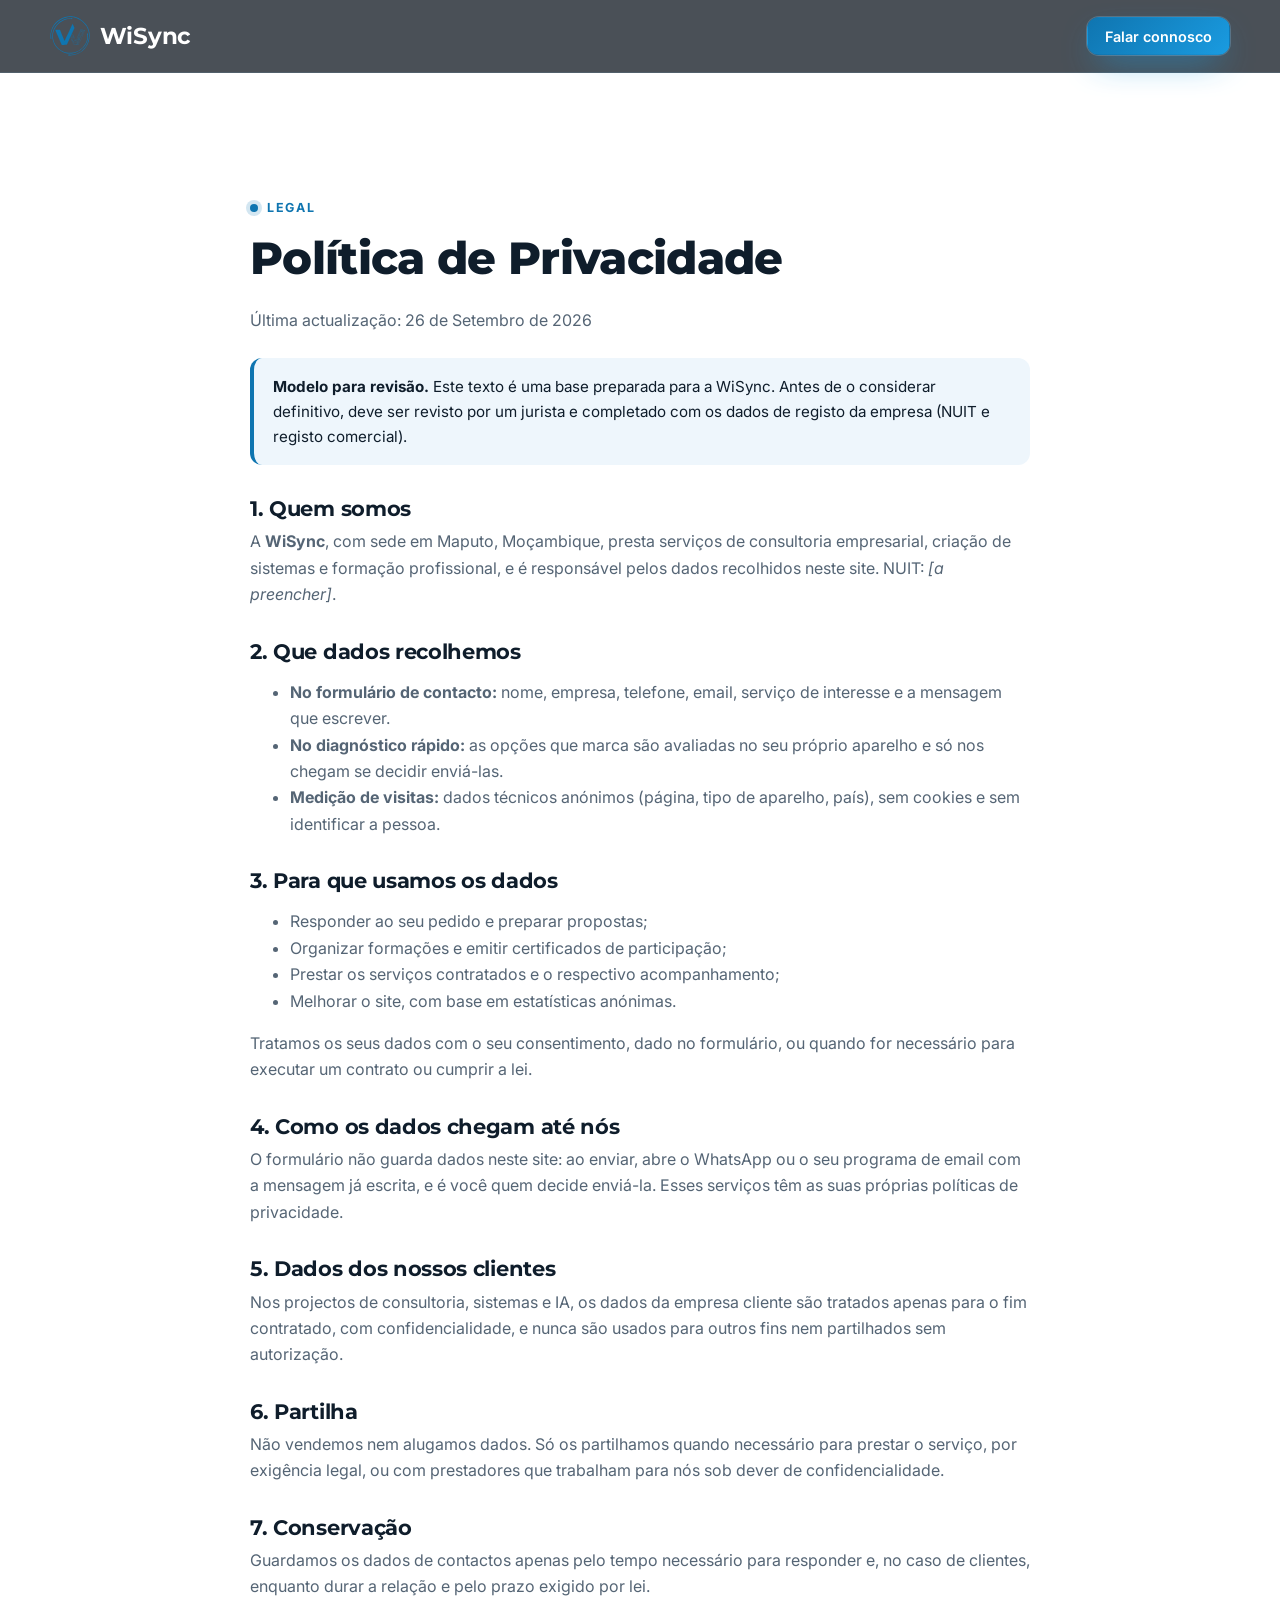
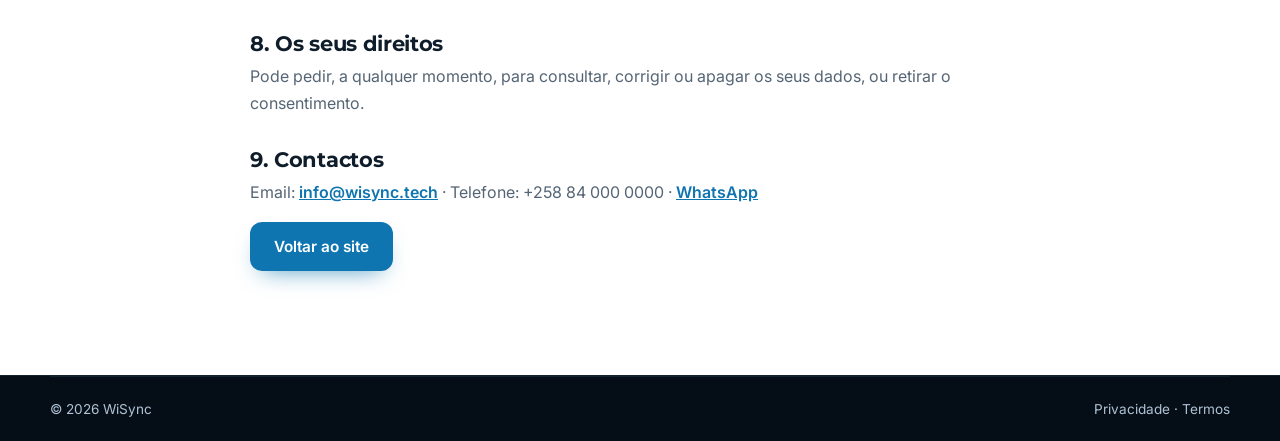
<file: privacidade.html>
<!doctype html>
<html lang="pt">
<head>
  <meta charset="utf-8">
  <meta name="viewport" content="width=device-width, initial-scale=1">
  <title>Política de Privacidade | WiSync</title>
  <meta name="description" content="Como a WiSync recolhe, usa e protege os seus dados pessoais.">
  <meta name="robots" content="index,follow">
  <meta name="theme-color" content="#050D17">
  <link rel="icon" href="assets/wisync-icon.svg" type="image/svg+xml">
  <link rel="preconnect" href="https://fonts.googleapis.com">
  <link rel="preconnect" href="https://fonts.gstatic.com" crossorigin>
  <link href="https://fonts.googleapis.com/css2?family=Montserrat:wght@600;700;800&family=Inter:wght@400;500;600;700&display=swap" rel="stylesheet">
  <link rel="stylesheet" href="css/style.css?v=1.0">
</head>
<body>
<header class="header">
  <div class="container header__inner">
    <a href="./" class="brand" aria-label="WiSync — início"><img src="assets/wisync-icon.svg" alt="" width="40" height="41"><span>WiSync</span></a>
    <a href="./#contacto" class="btn btn--glow btn--sm">Falar connosco</a>
  </div>
</header>

<main class="section page legal">
 <div class="container">
  <span class="eyebrow">Legal</span>
  <h1>Política de Privacidade</h1>
  <p>Última actualização: <time datetime="2026-09-26">26 de Setembro de 2026</time></p>
  <div class="legal__note"><strong>Modelo para revisão.</strong> Este texto é uma base preparada para a WiSync. Antes de o considerar definitivo, deve ser revisto por um jurista e completado com os dados de registo da empresa (NUIT e registo comercial).</div>

  <h2>1. Quem somos</h2>
  <p>A <strong>WiSync</strong>, com sede em <span data-c="morada">Maputo, Moçambique</span>, presta serviços de consultoria empresarial, criação de sistemas e formação profissional, e é responsável pelos dados recolhidos neste site. NUIT: <em>[a preencher]</em>.</p>
  <h2>2. Que dados recolhemos</h2>
  <ul>
    <li><strong>No formulário de contacto:</strong> nome, empresa, telefone, email, serviço de interesse e a mensagem que escrever.</li>
    <li><strong>No diagnóstico rápido:</strong> as opções que marca são avaliadas no seu próprio aparelho e só nos chegam se decidir enviá-las.</li>
    <li><strong>Medição de visitas:</strong> dados técnicos anónimos (página, tipo de aparelho, país), sem cookies e sem identificar a pessoa.</li>
  </ul>
  <h2>3. Para que usamos os dados</h2>
  <ul>
    <li>Responder ao seu pedido e preparar propostas;</li>
    <li>Organizar formações e emitir certificados de participação;</li>
    <li>Prestar os serviços contratados e o respectivo acompanhamento;</li>
    <li>Melhorar o site, com base em estatísticas anónimas.</li>
  </ul>
  <p>Tratamos os seus dados com o seu consentimento, dado no formulário, ou quando for necessário para executar um contrato ou cumprir a lei.</p>
  <h2>4. Como os dados chegam até nós</h2>
  <p>O formulário não guarda dados neste site: ao enviar, abre o WhatsApp ou o seu programa de email com a mensagem já escrita, e é você quem decide enviá-la. Esses serviços têm as suas próprias políticas de privacidade.</p>
  <h2>5. Dados dos nossos clientes</h2>
  <p>Nos projectos de consultoria, sistemas e IA, os dados da empresa cliente são tratados apenas para o fim contratado, com confidencialidade, e nunca são usados para outros fins nem partilhados sem autorização.</p>
  <h2>6. Partilha</h2>
  <p>Não vendemos nem alugamos dados. Só os partilhamos quando necessário para prestar o serviço, por exigência legal, ou com prestadores que trabalham para nós sob dever de confidencialidade.</p>
  <h2>7. Conservação</h2>
  <p>Guardamos os dados de contactos apenas pelo tempo necessário para responder e, no caso de clientes, enquanto durar a relação e pelo prazo exigido por lei.</p>
  <h2>8. Os seus direitos</h2>
  <p>Pode pedir, a qualquer momento, para consultar, corrigir ou apagar os seus dados, ou retirar o consentimento.</p>
  <h2>9. Contactos</h2>
  <p>Email: <a data-c="email" href="#">—</a> · Telefone: <span data-c="tel">—</span> · <a data-c="wa" href="#" target="_blank" rel="noopener">WhatsApp</a></p>

  <p><a href="./" class="btn btn--primary">Voltar ao site</a></p>
 </div>
</main>
<footer class="footer" style="padding-top:0">
  <div class="container footer__bottom" style="margin-top:0">
    <span>© <span id="ano"></span> WiSync</span>
    <span><a href="privacidade.html">Privacidade</a> · <a href="termos.html">Termos</a></span>
  </div>
</footer>
<script src="js/config.js?v=1.0"></script>
<script>
(function(){var c=window.WISYNC&&WISYNC.contactos;document.getElementById("ano").textContent=new Date().getFullYear();if(!c)return;
document.querySelectorAll("[data-c]").forEach(function(el){var k=el.getAttribute("data-c");
if(k==="email"){el.textContent=c.email;el.href="mailto:"+c.email}
else if(k==="tel"){el.textContent=c.telefones.join(" / ")}
else if(k==="morada"){el.textContent=c.morada}
else if(k==="wa"){el.href="https://wa.me/"+c.whatsapp}});})();
</script>
</body>
</html>
</file>
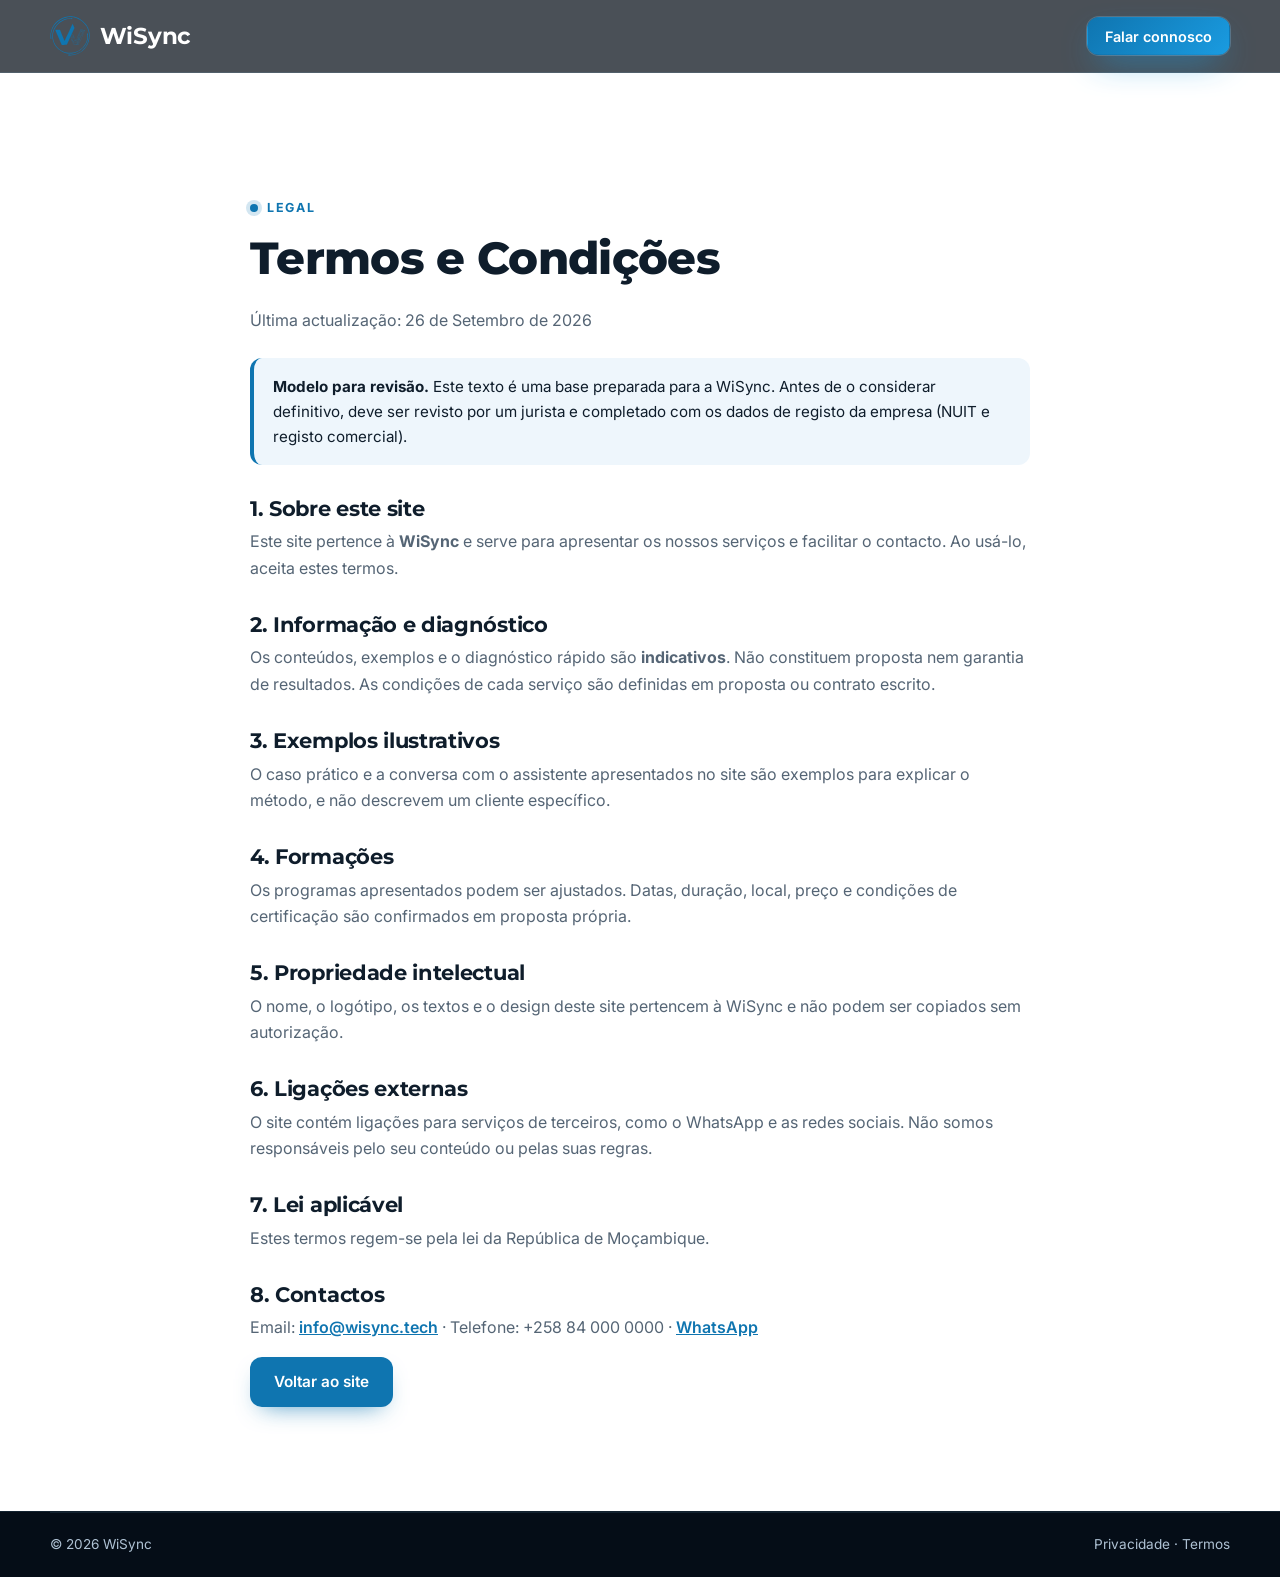
<file: termos.html>
<!doctype html>
<html lang="pt">
<head>
  <meta charset="utf-8">
  <meta name="viewport" content="width=device-width, initial-scale=1">
  <title>Termos e Condições | WiSync</title>
  <meta name="description" content="Termos e condições de utilização do site da WiSync.">
  <meta name="robots" content="index,follow">
  <meta name="theme-color" content="#050D17">
  <link rel="icon" href="assets/wisync-icon.svg" type="image/svg+xml">
  <link rel="preconnect" href="https://fonts.googleapis.com">
  <link rel="preconnect" href="https://fonts.gstatic.com" crossorigin>
  <link href="https://fonts.googleapis.com/css2?family=Montserrat:wght@600;700;800&family=Inter:wght@400;500;600;700&display=swap" rel="stylesheet">
  <link rel="stylesheet" href="css/style.css?v=1.0">
</head>
<body>
<header class="header">
  <div class="container header__inner">
    <a href="./" class="brand" aria-label="WiSync — início"><img src="assets/wisync-icon.svg" alt="" width="40" height="41"><span>WiSync</span></a>
    <a href="./#contacto" class="btn btn--glow btn--sm">Falar connosco</a>
  </div>
</header>

<main class="section page legal">
 <div class="container">
  <span class="eyebrow">Legal</span>
  <h1>Termos e Condições</h1>
  <p>Última actualização: <time datetime="2026-09-26">26 de Setembro de 2026</time></p>
  <div class="legal__note"><strong>Modelo para revisão.</strong> Este texto é uma base preparada para a WiSync. Antes de o considerar definitivo, deve ser revisto por um jurista e completado com os dados de registo da empresa (NUIT e registo comercial).</div>

  <h2>1. Sobre este site</h2>
  <p>Este site pertence à <strong>WiSync</strong> e serve para apresentar os nossos serviços e facilitar o contacto. Ao usá-lo, aceita estes termos.</p>
  <h2>2. Informação e diagnóstico</h2>
  <p>Os conteúdos, exemplos e o diagnóstico rápido são <strong>indicativos</strong>. Não constituem proposta nem garantia de resultados. As condições de cada serviço são definidas em proposta ou contrato escrito.</p>
  <h2>3. Exemplos ilustrativos</h2>
  <p>O caso prático e a conversa com o assistente apresentados no site são exemplos para explicar o método, e não descrevem um cliente específico.</p>
  <h2>4. Formações</h2>
  <p>Os programas apresentados podem ser ajustados. Datas, duração, local, preço e condições de certificação são confirmados em proposta própria.</p>
  <h2>5. Propriedade intelectual</h2>
  <p>O nome, o logótipo, os textos e o design deste site pertencem à WiSync e não podem ser copiados sem autorização.</p>
  <h2>6. Ligações externas</h2>
  <p>O site contém ligações para serviços de terceiros, como o WhatsApp e as redes sociais. Não somos responsáveis pelo seu conteúdo ou pelas suas regras.</p>
  <h2>7. Lei aplicável</h2>
  <p>Estes termos regem-se pela lei da República de Moçambique.</p>
  <h2>8. Contactos</h2>
  <p>Email: <a data-c="email" href="#">—</a> · Telefone: <span data-c="tel">—</span> · <a data-c="wa" href="#" target="_blank" rel="noopener">WhatsApp</a></p>
  <p><a href="./" class="btn btn--primary">Voltar ao site</a></p>
 </div>
</main>
<footer class="footer" style="padding-top:0">
  <div class="container footer__bottom" style="margin-top:0">
    <span>© <span id="ano"></span> WiSync</span>
    <span><a href="privacidade.html">Privacidade</a> · <a href="termos.html">Termos</a></span>
  </div>
</footer>
<script src="js/config.js?v=1.0"></script>
<script>
(function(){var c=window.WISYNC&&WISYNC.contactos;document.getElementById("ano").textContent=new Date().getFullYear();if(!c)return;
document.querySelectorAll("[data-c]").forEach(function(el){var k=el.getAttribute("data-c");
if(k==="email"){el.textContent=c.email;el.href="mailto:"+c.email}
else if(k==="tel"){el.textContent=c.telefones.join(" / ")}
else if(k==="morada"){el.textContent=c.morada}
else if(k==="wa"){el.href="https://wa.me/"+c.whatsapp}});})();
</script>
</body>
</html>
</file>
<file: css/style.css>
/* ===== WiSync — estilos =====
   Cores da marca: altere só as variáveis em :root (e no bloco do modo escuro). */
:root{
  --blue:#0F75B0;          /* azul do logótipo */
  --blue-700:#0B5E8E;
  --blue-300:#5DB3E6;
  --sky:#8FD3FF;
  --blue-50:#EEF6FC;
  --navy-950:#050D17;
  --navy-900:#08182A;
  --navy-800:#0E2540;
  --ink:#0F1D2B;
  --muted:#556575;
  --line:#DCE6EF;
  --bg:#FFFFFF;
  --surface:#FFFFFF;
  --tint:#F4F8FC;
  --radius:18px;
  --shadow:0 20px 45px -22px rgba(8,24,42,.35);
  --font-head:"Montserrat",system-ui,sans-serif;
  --font-body:"Inter",system-ui,sans-serif;
  color-scheme:light;
}
@media (prefers-color-scheme:dark){
  :root{
    --ink:#E6EEF6;--muted:#9FB1C2;--line:#1E3450;--bg:#07121F;--surface:#0D1D30;--tint:#0A1827;--blue-50:#11263D;
    --shadow:0 20px 45px -22px rgba(0,0,0,.7);color-scheme:dark;
  }
}
*{box-sizing:border-box}
html{scroll-behavior:smooth;scroll-padding-top:80px}
body{margin:0;font-family:var(--font-body);color:var(--ink);background:var(--bg);line-height:1.65;-webkit-font-smoothing:antialiased}
img,svg{display:block;max-width:100%}
a{color:inherit}
h1,h2,h3,h4{font-family:var(--font-head);line-height:1.12;margin:0 0 .55em;letter-spacing:-.015em;text-wrap:balance}
h1{font-size:clamp(2.3rem,5.4vw,4rem);font-weight:800}
h2{font-size:clamp(1.8rem,3.6vw,2.6rem);font-weight:700}
h3{font-size:1.18rem;font-weight:700}
p{margin:0 0 1em}
.container{width:min(1180px,100% - 32px);margin-inline:auto}
.grad{background:linear-gradient(90deg,var(--sky),var(--blue-300));-webkit-background-clip:text;background-clip:text;color:transparent}

/* Botões */
.btn{display:inline-flex;align-items:center;justify-content:center;gap:.5rem;padding:.9rem 1.45rem;border-radius:12px;font:600 .96rem var(--font-body);text-decoration:none;border:1.5px solid transparent;cursor:pointer;transition:transform .15s,background .2s,box-shadow .2s,border-color .2s}
.btn:hover{transform:translateY(-2px)}
.btn:focus-visible,a:focus-visible,button:focus-visible,input:focus-visible,select:focus-visible,textarea:focus-visible{outline:3px solid var(--blue-300);outline-offset:2px}
.btn--primary{background:var(--blue);color:#fff;box-shadow:0 10px 24px -12px rgba(15,117,176,.8)}
.btn--primary:hover{background:var(--blue-700)}
.btn--glow{background:linear-gradient(135deg,var(--blue),#1A9BE0);color:#fff;box-shadow:0 0 0 1px rgba(143,211,255,.25),0 14px 34px -12px rgba(26,155,224,.9)}
.btn--ghost{border-color:rgba(143,211,255,.35);color:#fff;background:rgba(255,255,255,.04)}
.btn--ghost:hover{border-color:var(--sky);background:rgba(143,211,255,.08)}
.btn--outline{border-color:var(--line);color:var(--ink);background:var(--surface)}
.btn--outline:hover{border-color:var(--blue)}
.btn--sm{padding:.6rem 1.05rem;font-size:.9rem}
.btn--block{width:100%}
.ico{width:18px;height:18px;fill:none;stroke:currentColor;stroke-width:2;stroke-linecap:round;stroke-linejoin:round}
.eyebrow{display:inline-flex;align-items:center;gap:.55rem;font-size:.78rem;font-weight:700;letter-spacing:.14em;text-transform:uppercase;color:var(--blue);margin-bottom:.9rem}
.eyebrow::before{content:"";width:8px;height:8px;border-radius:50%;background:currentColor;box-shadow:0 0 0 4px color-mix(in srgb,currentColor 18%,transparent)}
@media (prefers-color-scheme:dark){.eyebrow{color:var(--sky)}}

/* Cabeçalho */
.header{position:sticky;top:0;z-index:50;background:rgba(5,13,23,.72);backdrop-filter:blur(14px);border-bottom:1px solid rgba(143,211,255,.12);color:#fff}
.header__inner{display:flex;align-items:center;justify-content:space-between;height:72px}
.brand{display:flex;align-items:center;gap:.6rem;text-decoration:none}
.brand img{width:40px;height:auto}
.brand span{font:700 1.45rem var(--font-head);letter-spacing:-.01em;color:#fff}
.nav{display:flex;align-items:center;gap:1.5rem}
.nav a{text-decoration:none;font-size:.93rem;font-weight:500;color:#C9D8E6}
.nav a:not(.btn):hover{color:#fff}
.menu-toggle{display:none;background:none;border:0;padding:8px;cursor:pointer}
.menu-toggle span{display:block;width:24px;height:2px;background:#fff;margin:5px 0}

/* HERO escuro com circuito */
.hero{position:relative;overflow:hidden;color:#E6EEF6;background:radial-gradient(900px 520px at 72% 38%,rgba(15,117,176,.35),transparent 65%),radial-gradient(700px 400px at 10% 110%,rgba(26,155,224,.18),transparent 60%),linear-gradient(180deg,var(--navy-950),var(--navy-900));padding:clamp(3.5rem,8vw,6.5rem) 0 clamp(4rem,8vw,6.5rem);margin-top:-72px;padding-top:calc(72px + clamp(3rem,7vw,5.5rem))}
.hero::before{content:"";position:absolute;inset:0;opacity:.18;pointer-events:none;
  background-image:url("data:image/svg+xml,%3Csvg xmlns='http://www.w3.org/2000/svg' width='160' height='160' viewBox='0 0 160 160' fill='none' stroke='%238FD3FF' stroke-width='1'%3E%3Cpath d='M0 40h40l20 20h40M160 120h-50l-20-20H60M40 0v30M120 160v-30'/%3E%3Ccircle cx='40' cy='30' r='2.5' fill='%238FD3FF'/%3E%3Ccircle cx='100' cy='60' r='2.5' fill='%238FD3FF'/%3E%3Ccircle cx='60' cy='100' r='2.5' fill='%238FD3FF'/%3E%3Ccircle cx='120' cy='130' r='2.5' fill='%238FD3FF'/%3E%3C/svg%3E");
  -webkit-mask-image:radial-gradient(ellipse at 60% 40%,#000 30%,transparent 75%);mask-image:radial-gradient(ellipse at 60% 40%,#000 30%,transparent 75%)}
.hero__inner{position:relative;display:grid;grid-template-columns:1.1fr .9fr;gap:3rem;align-items:center}
.hero .eyebrow{color:var(--sky)}
.hero h1{color:#fff}
.lead{font-size:1.14rem;color:#B7C8D8;max-width:36em}
.hero__cta{display:flex;flex-wrap:wrap;gap:.8rem;margin:1.9rem 0 2.2rem}
.chips{list-style:none;padding:0;margin:0;display:flex;flex-wrap:wrap;gap:.5rem}
.chips li{border:1px solid rgba(143,211,255,.22);background:rgba(143,211,255,.06);border-radius:999px;padding:.35rem .85rem;font-size:.84rem;color:#CFE3F3}

/* Logótipo animado (como o vídeo) */
.logo-anim{position:relative;width:min(420px,80vw);margin-inline:auto;aspect-ratio:900/920}
.logo-anim::after{content:"";position:absolute;inset:18%;border-radius:50%;background:radial-gradient(circle,rgba(26,155,224,.45),transparent 70%);filter:blur(30px);z-index:-1;animation:pulse 5s ease-in-out 3s infinite}
.logo-anim svg{width:100%;height:100%;overflow:visible}
.logo-anim>img{width:100%;height:100%;animation:fadeIn 1s both}
.logo-anim path{fill:#3FA4E0}
.logo-anim .lg-w{fill:#8FD3FF}
.logo-anim .lg-ring-o,.logo-anim .lg-ring-i{transform-box:view-box;transform-origin:600px 622px}
.logo-anim .lg-ring-o{animation:ringIn 1.4s cubic-bezier(.2,.8,.2,1) both}
.logo-anim .lg-ring-i{animation:ringIn2 1.4s .25s cubic-bezier(.2,.8,.2,1) both}
.logo-anim .lg-v{animation:vIn .8s 1.1s cubic-bezier(.2,.8,.2,1) both}
.logo-anim .lg-w{animation:wIn 1.1s 1.6s ease-out both, wGlow 4s 3s ease-in-out infinite}
@keyframes ringIn{from{opacity:0;transform:rotate(-120deg) scale(.85)}to{opacity:1;transform:none}}
@keyframes ringIn2{from{opacity:0;transform:rotate(120deg) scale(.85)}to{opacity:1;transform:none}}
@keyframes vIn{from{opacity:0;transform:translateY(40px)}to{opacity:1;transform:none}}
@keyframes wIn{from{clip-path:inset(0 100% 0 0);opacity:.2}to{clip-path:inset(0 0 0 0);opacity:1}}
@keyframes wGlow{0%,100%{filter:drop-shadow(0 0 0 rgba(143,211,255,0))}50%{filter:drop-shadow(0 0 10px rgba(143,211,255,.9))}}
@keyframes pulse{0%,100%{opacity:.7;transform:scale(1)}50%{opacity:1;transform:scale(1.08)}}
.wordmark{display:block;text-align:center;font:700 clamp(2rem,4vw,2.8rem) var(--font-head);color:#3FA4E0;margin-top:.6rem;position:relative;overflow:hidden;animation:fadeIn .6s 2.4s both}
.wordmark::after{content:"";position:absolute;top:0;bottom:0;width:4px;left:-10%;background:linear-gradient(transparent,#fff,transparent);box-shadow:0 0 18px #8FD3FF;animation:sweep 1.2s 2.5s ease-in-out both}
@keyframes fadeIn{from{opacity:0}to{opacity:1}}
@keyframes sweep{from{left:-5%;opacity:1}to{left:105%;opacity:0}}

/* Secções */
.section{padding:clamp(3.5rem,7vw,5.5rem) 0}
.section--tint{background:var(--tint)}
.section--dark{background:linear-gradient(180deg,var(--navy-900),var(--navy-950));color:#E6EEF6}
.section--dark .eyebrow{color:var(--sky)}
.section--dark p{color:#B7C8D8}
.section__head{max-width:740px;margin:0 0 2.4rem}
.section__head--c{text-align:center;margin-inline:auto}
.section__head p{color:var(--muted);font-size:1.06rem}
.section--dark .section__head p{color:#B7C8D8}
.card{background:var(--surface);border:1px solid var(--line);border-radius:var(--radius);padding:1.7rem}

/* Problemas */
.pains{display:grid;grid-template-columns:repeat(4,1fr);gap:1rem}
.pain{border-radius:var(--radius);padding:1.5rem;background:var(--surface);border:1px solid var(--line)}
.pain__ico{width:42px;height:42px;border-radius:12px;display:grid;place-items:center;background:var(--blue-50);color:var(--blue);margin-bottom:1rem}
.pain ul{list-style:none;padding:0;margin:0;color:var(--muted);font-size:.93rem}
.pain li{padding:.3rem 0 .3rem 1.2rem;position:relative}
.pain li::before{content:"";position:absolute;left:0;top:.85em;width:7px;height:2px;background:var(--blue-300)}

/* Serviços (3 pilares) */
.services{display:grid;grid-template-columns:repeat(3,1fr);gap:1.2rem}
.service{position:relative;border-radius:22px;padding:2rem;background:var(--surface);border:1px solid var(--line);display:flex;flex-direction:column;overflow:hidden;transition:transform .25s,box-shadow .25s,border-color .25s}
.service:hover{transform:translateY(-5px);box-shadow:var(--shadow);border-color:var(--blue-300)}
.service::before{content:"";position:absolute;inset:0 0 auto;height:4px;background:linear-gradient(90deg,var(--blue),var(--sky))}
.service__num{font:800 3rem/1 var(--font-head);color:var(--blue-50);position:absolute;top:1.1rem;right:1.4rem}
@media (prefers-color-scheme:dark){.service__num{color:#16304D}}
.service__ico{width:52px;height:52px;border-radius:14px;display:grid;place-items:center;background:linear-gradient(135deg,var(--blue),#1A9BE0);color:#fff;margin-bottom:1.2rem}
.service__ico .ico{width:24px;height:24px}
.service p{color:var(--muted)}
.ticks{list-style:none;padding:0;margin:0 0 1.5rem}
.ticks li{position:relative;padding:.35rem 0 .35rem 1.7rem;font-size:.94rem}
.ticks li::before{content:"";position:absolute;left:0;top:.62em;width:1.05rem;height:1.05rem;border-radius:50%;background:var(--blue-50) url("data:image/svg+xml,%3Csvg xmlns='http://www.w3.org/2000/svg' viewBox='0 0 24 24'%3E%3Cpath fill='%230F75B0' d='M9 16.2 4.8 12l-1.4 1.4L9 19 21 7l-1.4-1.4z'/%3E%3C/svg%3E") center/70% no-repeat}
.service .btn{margin-top:auto;align-self:flex-start}

/* Jornada */
.journey{display:grid;grid-template-columns:repeat(5,1fr);gap:.8rem;position:relative;margin-bottom:2rem}
.journey::before{content:"";position:absolute;left:5%;right:5%;top:34px;height:2px;background:linear-gradient(90deg,rgba(143,211,255,.15),var(--sky),rgba(143,211,255,.15))}
.step{position:relative;text-align:center;padding:0 .4rem}
.step__dot{width:68px;height:68px;border-radius:50%;margin:0 auto 1rem;display:grid;place-items:center;background:var(--navy-800);border:2px solid rgba(143,211,255,.35);color:var(--sky);position:relative;z-index:1}
.step__dot .ico{width:26px;height:26px}
.step--ai .step__dot{background:linear-gradient(135deg,var(--blue),#1A9BE0);border-color:var(--sky);color:#fff;box-shadow:0 0 30px rgba(26,155,224,.7)}
.step h3{color:#fff;font-size:1.05rem;margin-bottom:.3rem}
.step p{font-size:.88rem;margin:0}
.quote{border-left:4px solid var(--sky);padding:1rem 1.4rem;background:rgba(143,211,255,.06);border-radius:0 14px 14px 0;font:600 clamp(1.1rem,2vw,1.35rem)/1.45 var(--font-head);color:#fff;max-width:880px;margin:0 auto}
.quote small{display:block;font:400 .9rem var(--font-body);color:#9FB9CF;margin-top:.5rem}

/* Produtos */
.products{display:grid;grid-template-columns:repeat(4,1fr);gap:1rem}
.prod{border-radius:var(--radius);padding:1.5rem;border:1px solid var(--line);background:var(--surface)}
.prod__name{font:800 1.15rem var(--font-head);margin-bottom:.2rem}
.prod__name span{color:var(--blue)}
@media (prefers-color-scheme:dark){.prod__name span{color:var(--sky)}}
.prod p{color:var(--muted);font-size:.92rem;margin:0}
.prod--ai{background:linear-gradient(160deg,var(--navy-800),var(--navy-950));color:#fff;border:0}
.prod--ai .prod__name span{color:var(--sky)}
.prod--ai p{color:#B7C8D8}

/* Formações */
.courses{display:grid;grid-template-columns:repeat(3,1fr);gap:1rem}
.course{border-radius:var(--radius);padding:1.5rem;border:1px solid var(--line);background:var(--surface);display:flex;flex-direction:column}
.course__tag{align-self:flex-start;font-size:.72rem;font-weight:700;letter-spacing:.08em;text-transform:uppercase;padding:.25rem .65rem;border-radius:999px;background:var(--blue-50);color:var(--blue);margin-bottom:.8rem}
@media (prefers-color-scheme:dark){.course__tag{color:var(--sky)}}
.course ul{margin:0 0 1.2rem;padding-left:1.1rem;color:var(--muted);font-size:.92rem}
.course li{margin:.2rem 0}
.course .btn{margin-top:auto}
.course--ai{border-color:var(--blue-300);box-shadow:0 0 0 3px var(--blue-50)}
.formats{display:flex;flex-wrap:wrap;gap:.6rem;margin-top:1.6rem;justify-content:center}
.formats span{display:inline-flex;align-items:center;gap:.4rem;border:1px solid var(--line);border-radius:999px;padding:.4rem .9rem;font-size:.88rem;background:var(--surface)}

/* Caso prático */
.case{display:grid;grid-template-columns:1fr 1fr;gap:2rem;align-items:start}
.flow{display:grid;gap:.5rem}
.flow__row{display:flex;align-items:center;gap:.5rem;flex-wrap:wrap}
.flow__box{border-radius:10px;padding:.45rem .75rem;font-size:.84rem;font-weight:600;border:1px solid var(--line);background:var(--surface)}
.flow__box--bad{border-color:#F3C4C4;background:#FFF5F5;color:#8A1C1C}
@media (prefers-color-scheme:dark){.flow__box--bad{background:#2A1416;border-color:#5A2A2E;color:#F6B8B8}}
.flow__box--good{border-color:var(--blue-300);background:var(--blue-50);color:var(--blue-700)}
@media (prefers-color-scheme:dark){.flow__box--good{color:var(--sky)}}
.flow__arrow{color:var(--muted);font-weight:700}
.flow h3{margin:1.2rem 0 .4rem;font-size:1rem}
.chat{border-radius:22px;background:linear-gradient(180deg,var(--navy-900),var(--navy-950));padding:1.3rem;color:#E6EEF6;box-shadow:var(--shadow)}
.chat__head{display:flex;align-items:center;gap:.6rem;padding-bottom:.9rem;border-bottom:1px solid rgba(143,211,255,.15);margin-bottom:1rem;font-weight:600}
.chat__head small{display:block;font-weight:400;color:#8FA7BC;font-size:.78rem}
.msg{max-width:88%;padding:.7rem .95rem;border-radius:14px;margin:.5rem 0;font-size:.9rem;line-height:1.5;opacity:0;transform:translateY(8px);transition:opacity .4s,transform .4s}
.msg.show{opacity:1;transform:none}
.msg--u{margin-left:auto;background:var(--blue);color:#fff;border-bottom-right-radius:4px}
.msg--a{background:rgba(143,211,255,.08);border:1px solid rgba(143,211,255,.18);border-bottom-left-radius:4px}
.msg--a b{color:var(--sky)}
.chat__note{font-size:.75rem;color:#7F97AC;margin:.8rem 0 0;text-align:center}

/* Diagnóstico */
.diag{display:grid;grid-template-columns:1.1fr .9fr;gap:2rem;align-items:start}
.checks{display:grid;gap:.6rem}
.check{display:flex;gap:.8rem;align-items:flex-start;padding:.9rem 1rem;border:1px solid var(--line);border-radius:14px;background:var(--surface);cursor:pointer;transition:border-color .2s,background .2s}
.check:hover{border-color:var(--blue-300)}
.check input{width:20px;height:20px;accent-color:var(--blue);margin-top:.15rem;flex:none}
.check:has(input:checked){border-color:var(--blue);background:var(--blue-50)}
.result{position:sticky;top:96px;border-radius:22px;padding:1.8rem;background:linear-gradient(160deg,var(--navy-800),var(--navy-950));color:#E6EEF6}
.result__lvl{font:800 3.2rem/1 var(--font-head);color:var(--sky)}
.result__bar{height:8px;border-radius:8px;background:rgba(143,211,255,.15);overflow:hidden;margin:1rem 0}
.result__bar span{display:block;height:100%;width:0;background:linear-gradient(90deg,var(--blue),var(--sky));transition:width .5s}
.result h3{color:#fff;margin-top:.3rem}
.result p{color:#B7C8D8;font-size:.95rem}

/* Níveis */
.levels{display:grid;grid-template-columns:repeat(5,1fr);gap:.7rem;counter-reset:l}
.level{border-radius:16px;padding:1.2rem;background:var(--surface);border:1px solid var(--line);position:relative}
.level::before{counter-increment:l;content:"Nível " counter(l);display:block;font:700 .72rem var(--font-body);letter-spacing:.1em;text-transform:uppercase;color:var(--blue);margin-bottom:.4rem}
@media (prefers-color-scheme:dark){.level::before{color:var(--sky)}}
.level h3{font-size:1rem}
.level p{color:var(--muted);font-size:.86rem;margin:0}
.level:nth-child(1){border-color:var(--blue-300);box-shadow:0 0 0 3px var(--blue-50)}

/* Sobre */
.about{display:grid;grid-template-columns:1fr 1fr;gap:3rem;align-items:center}
.about__big{font:800 clamp(1.7rem,3.4vw,2.5rem)/1.15 var(--font-head);margin:0 0 1rem}
.about p{color:var(--muted)}
.values{display:grid;grid-template-columns:1fr 1fr;gap:.8rem}
.values div{border-radius:14px;padding:1.1rem;border:1px solid var(--line);background:var(--surface)}
.values b{display:block;font-family:var(--font-head);margin-bottom:.2rem}
.values span{color:var(--muted);font-size:.9rem}

/* Contacto */
.contact{display:grid;grid-template-columns:.85fr 1.15fr;gap:2.5rem;align-items:start}
.contact__list{list-style:none;padding:0;margin:1.5rem 0 0;display:grid;gap:.7rem}
.contact__list a,.contact__list span{display:flex;align-items:center;gap:.7rem;text-decoration:none;color:#DCE8F3}
.contact__list .ico{color:var(--sky)}
.form{background:#fff;color:#0F1D2B;border-radius:22px;padding:1.8rem;border:0}
.form__grid{display:grid;grid-template-columns:1fr 1fr;gap:.9rem;margin-bottom:.9rem}
.form label{display:flex;flex-direction:column;gap:.3rem;font-size:.86rem;font-weight:600}
.form .full{grid-column:1/-1}
.form input,.form select,.form textarea{font:inherit;font-weight:400;padding:.75rem .9rem;border:1.5px solid #DCE6EF;border-radius:11px;background:#fff;color:#0F1D2B;width:100%}
.form textarea{min-height:110px;resize:vertical}
.form input:focus,.form select:focus,.form textarea:focus{outline:none;border-color:var(--blue);box-shadow:0 0 0 3px #DDEEFA}
.form .invalid{border-color:#B42318}
.form__actions{display:grid;grid-template-columns:1fr 1fr;gap:.6rem}
.form__error{color:#B42318;font-size:.86rem}
.form__note{font-size:.8rem;color:#5A6B7B;margin:.8rem 0 0}
.consent{flex-direction:row!important;align-items:flex-start;gap:.55rem!important;font-weight:400!important;color:#5A6B7B;margin-bottom:.9rem}
.consent input{width:auto;margin-top:.25rem}
.consent a{color:var(--blue);font-weight:600}

/* FAQ */
.faqwrap{display:grid;grid-template-columns:.8fr 1.2fr;gap:3rem;align-items:start}
.faq details{background:var(--surface);border:1px solid var(--line);border-radius:14px;margin-bottom:.7rem;padding:0 1.3rem}
.faq summary{cursor:pointer;list-style:none;padding:1.05rem 0;font-weight:600;display:flex;justify-content:space-between;gap:1rem}
.faq summary::-webkit-details-marker{display:none}
.faq summary::after{content:"+";font:700 1.4rem/1 var(--font-head);color:var(--blue)}
.faq details[open] summary::after{content:"–"}
.faq details p{color:var(--muted);padding-bottom:1.05rem;margin:0}

/* Rodapé */
.footer{background:var(--navy-950);color:#AFC2D4;padding:3.5rem 0 0;border-top:1px solid rgba(143,211,255,.1)}
.footer__grid{display:grid;grid-template-columns:1.4fr 1fr 1fr;gap:2.5rem}
.footer h4{color:#fff;font-size:1rem}
.footer__slogan{color:var(--sky);font:600 1.05rem var(--font-head);margin:1rem 0}
.footer__list{list-style:none;padding:0;margin:0}
.footer__list li{margin:.5rem 0;font-size:.92rem}
.footer a{text-decoration:none;color:inherit}
.footer a:hover{color:#fff}
.social{display:flex;gap:.5rem}
.social a{width:38px;height:38px;border-radius:10px;border:1px solid rgba(143,211,255,.2);display:grid;place-items:center}
.social a:hover{background:var(--blue)}
.social svg{width:17px;height:17px;fill:#fff}
.footer__bottom{border-top:1px solid rgba(143,211,255,.1);margin-top:2.5rem;padding:1.3rem 0;font-size:.85rem;display:flex;flex-wrap:wrap;gap:1rem;justify-content:space-between}

.wa-float{position:fixed;right:20px;bottom:20px;width:56px;height:56px;border-radius:16px;background:#25D366;display:grid;place-items:center;box-shadow:0 10px 26px rgba(0,0,0,.3);z-index:60}
.wa-float svg{width:28px;height:28px;fill:#fff}
.mbar{display:none}

/* Páginas legais e 404 */
.page{padding-top:calc(72px + 3rem)}
.legal .container{max-width:780px}
.legal h1{font-size:clamp(2rem,4.4vw,2.8rem)}
.legal h2{font-size:1.3rem;margin:2rem 0 .5rem}
.legal p,.legal li{color:var(--muted)}
.legal a:not(.btn){color:var(--blue);font-weight:600}
@media (prefers-color-scheme:dark){.legal a:not(.btn){color:var(--sky)}}
.legal__note{background:var(--blue-50);border-left:4px solid var(--blue);border-radius:12px;padding:1rem 1.2rem;margin:1.5rem 0;font-size:.95rem}
.notfound{text-align:center;min-height:70vh;display:grid;place-items:center}
.notfound .logo-anim{width:200px}
.notfound p{color:var(--muted)}

/* Animações ao descer */
.reveal{opacity:0;transform:translateY(22px);transition:opacity .6s ease,transform .6s ease}
.reveal.is-in{opacity:1;transform:none}
@media (prefers-reduced-motion:reduce){
  *,*::before,*::after{animation:none!important;transition:none!important}
  .reveal,.msg{opacity:1;transform:none}
  html{scroll-behavior:auto}
}

/* Responsivo */
@media (max-width:1024px){
  .pains,.products{grid-template-columns:repeat(2,1fr)}
  .courses{grid-template-columns:repeat(2,1fr)}
  .levels{grid-template-columns:repeat(3,1fr)}
}
@media (max-width:860px){
  .menu-toggle{display:block}
  .nav{position:absolute;top:72px;left:0;right:0;flex-direction:column;align-items:stretch;gap:0;background:var(--navy-950);border-bottom:1px solid rgba(143,211,255,.15);padding:.5rem 16px 1rem;display:none}
  .nav.open{display:flex}
  .nav a{padding:.8rem 0;border-bottom:1px solid rgba(143,211,255,.1)}
  .nav a.btn{margin-top:.8rem;border:0}
  .hero__inner,.services,.case,.diag,.about,.contact,.faqwrap{grid-template-columns:1fr}
  .hero__visual{order:-1}
  .logo-anim{width:min(260px,62vw)}
  .journey{grid-template-columns:1fr;gap:1.2rem}
  .journey::before{left:33px;right:auto;top:10px;bottom:10px;width:2px;height:auto;background:linear-gradient(180deg,rgba(143,211,255,.15),var(--sky),rgba(143,211,255,.15))}
  .step{display:grid;grid-template-columns:68px 1fr;gap:1rem;text-align:left;align-items:center}
  .step__dot{margin:0}
  .result{position:static}
  .footer__grid{grid-template-columns:1fr}
  .mbar{display:grid;grid-template-columns:1fr 1fr;gap:.5rem;position:fixed;left:0;right:0;bottom:0;z-index:70;background:var(--navy-950);border-top:1px solid rgba(143,211,255,.15);padding:.6rem 12px calc(.6rem + env(safe-area-inset-bottom))}
  .mbar .btn{padding:.8rem .5rem}
  .wa-float{display:none}
  body{padding-bottom:74px}
}
@media (max-width:560px){
  .pains,.products,.courses,.levels,.values,.form__grid,.form__actions{grid-template-columns:1fr}
  .card,.service,.form{padding:1.35rem}
}

/* ===== v1.1 — Business Plan, casos, diagnóstico, projectos ===== */
.bp{display:grid;grid-template-columns:1fr 1fr;gap:1.2rem}
.bp__card{border-radius:22px;padding:2rem;border:1px solid var(--line);background:var(--surface);display:flex;flex-direction:column}
.bp__card>p{color:var(--muted)}
.bp__card--dark{background:linear-gradient(160deg,var(--navy-800),var(--navy-950));color:#E6EEF6;border:0}
.bp__card--dark>p{color:#B7C8D8}
.bp__card--dark .ticks li{color:#DCE8F3}
.bp__cols{display:grid;grid-template-columns:1fr 1fr;gap:1rem;margin:.4rem 0 .6rem}
.bp__cols h4{font-size:.8rem;letter-spacing:.1em;text-transform:uppercase;color:var(--blue);margin:.4rem 0 .4rem}
.bp__card--dark .bp__cols h4{color:var(--sky)}
@media (prefers-color-scheme:dark){.bp__cols h4{color:var(--sky)}}
.bp__deliv{font-size:.9rem;border-top:1px solid rgba(143,211,255,.18);padding-top:.8rem}
.bp__card .btn{margin-top:auto;align-self:flex-start}

.tabs{display:flex;flex-wrap:wrap;gap:.5rem;margin-bottom:1.4rem}
.tabs button{font:600 .92rem var(--font-body);padding:.65rem 1.1rem;border-radius:999px;border:1.5px solid var(--line);background:var(--surface);color:var(--ink);cursor:pointer}
.tabs button[aria-selected="true"]{background:var(--blue);border-color:var(--blue);color:#fff}
.case[hidden]{display:none}
.case__ctx{font-weight:600;margin:0 0 .2rem}
.case__note{margin-top:1rem}

.result__k{font-size:.72rem;letter-spacing:.12em;text-transform:uppercase;color:#8FA7BC;margin:1rem 0 .3rem!important}
.result__list{margin:0;padding-left:1.1rem;color:#DCE8F3;font-size:.92rem}
.result__list li{margin:.15rem 0}
.result__start,.result__next{margin:0;color:#DCE8F3!important;font-size:.95rem}
.result__start b,.result__next{color:#fff!important;font-weight:700}
.result .btn{margin-top:1.3rem}
.result__lvl{font-size:2.4rem!important}

.projects{display:grid;grid-template-columns:repeat(3,1fr);gap:1rem}
.project{border-radius:var(--radius);padding:1.5rem;border:1px solid var(--line);background:var(--surface)}
.project p{color:var(--muted);font-size:.93rem;margin:.4rem 0}
.project__res{color:var(--ink)!important}

.footer__inst{list-style:none;padding:0;margin:0 0 1rem;font-size:.84rem;opacity:.85}
.footer__inst li{margin:.15rem 0}

@media (max-width:860px){.bp,.projects{grid-template-columns:1fr}}
@media (max-width:560px){.bp__cols{grid-template-columns:1fr}.bp__card{padding:1.35rem}}
.result .eyebrow{color:var(--sky)}
</file>
